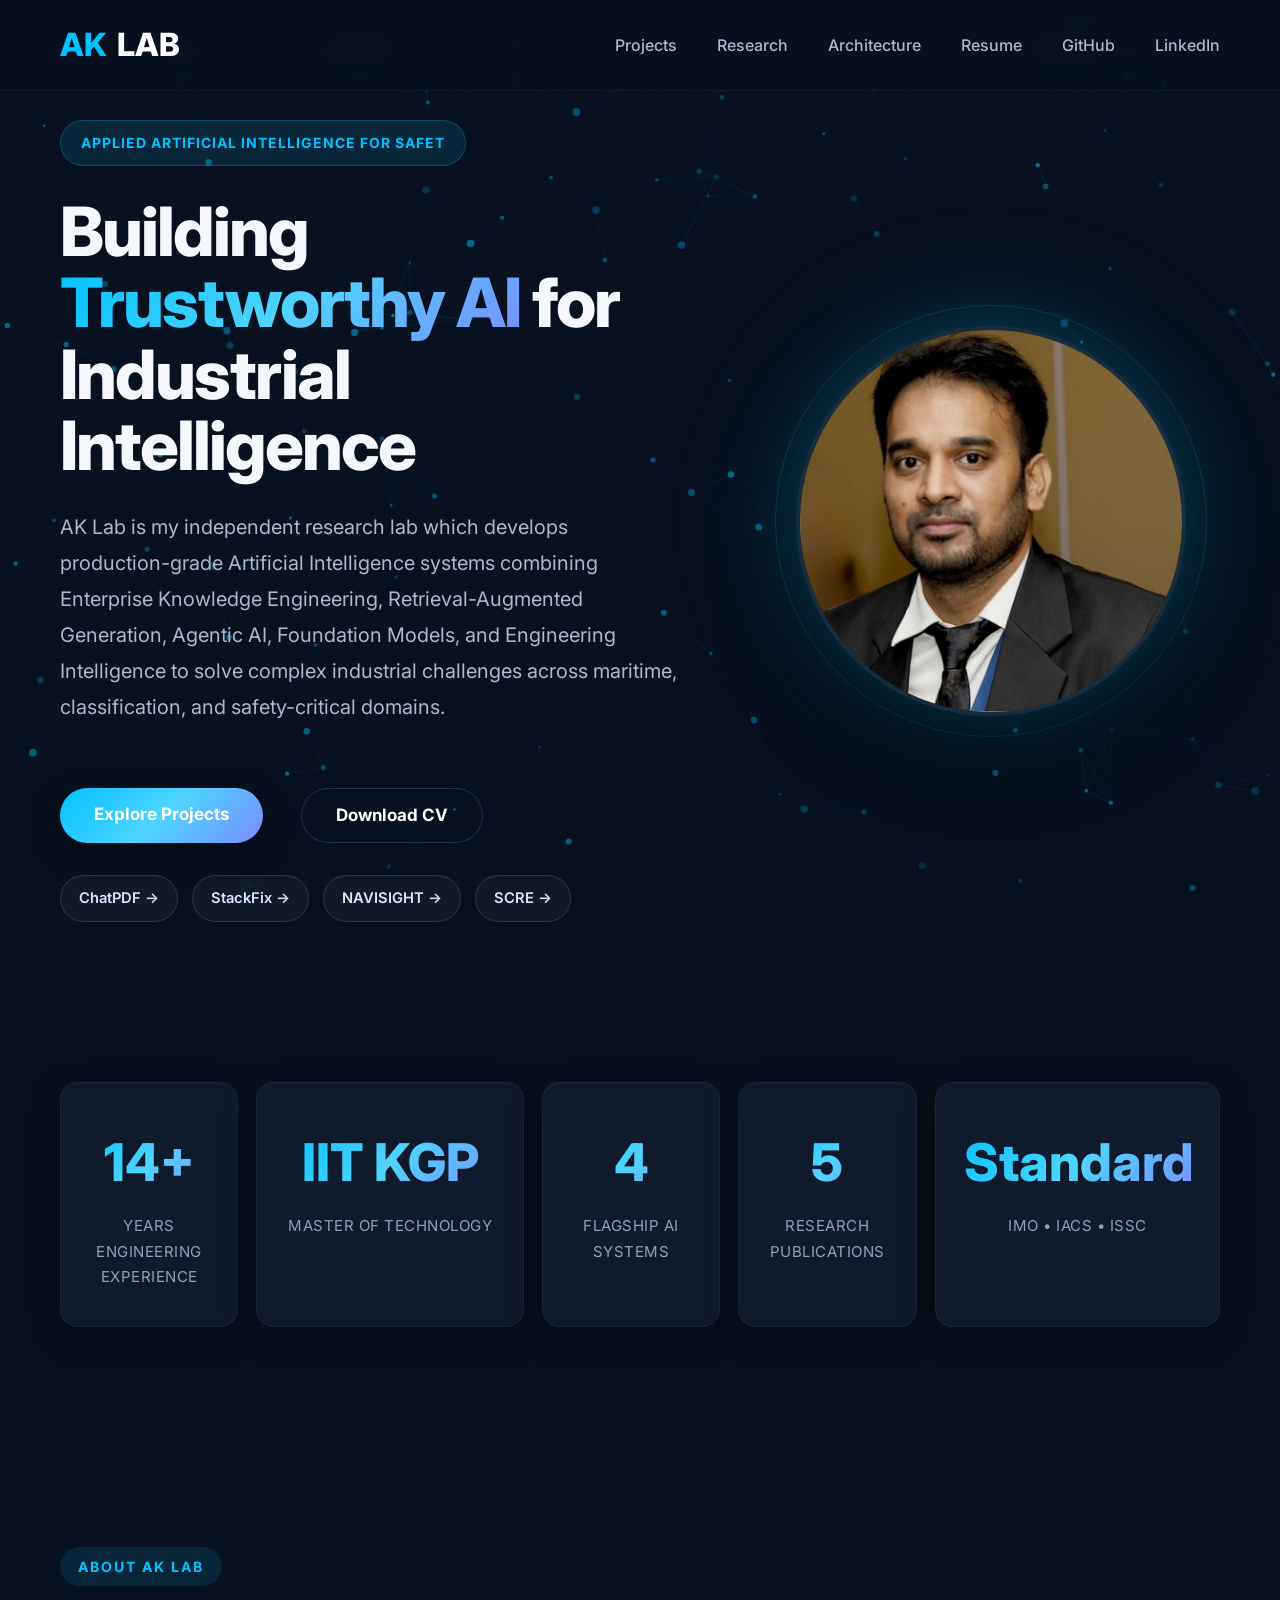
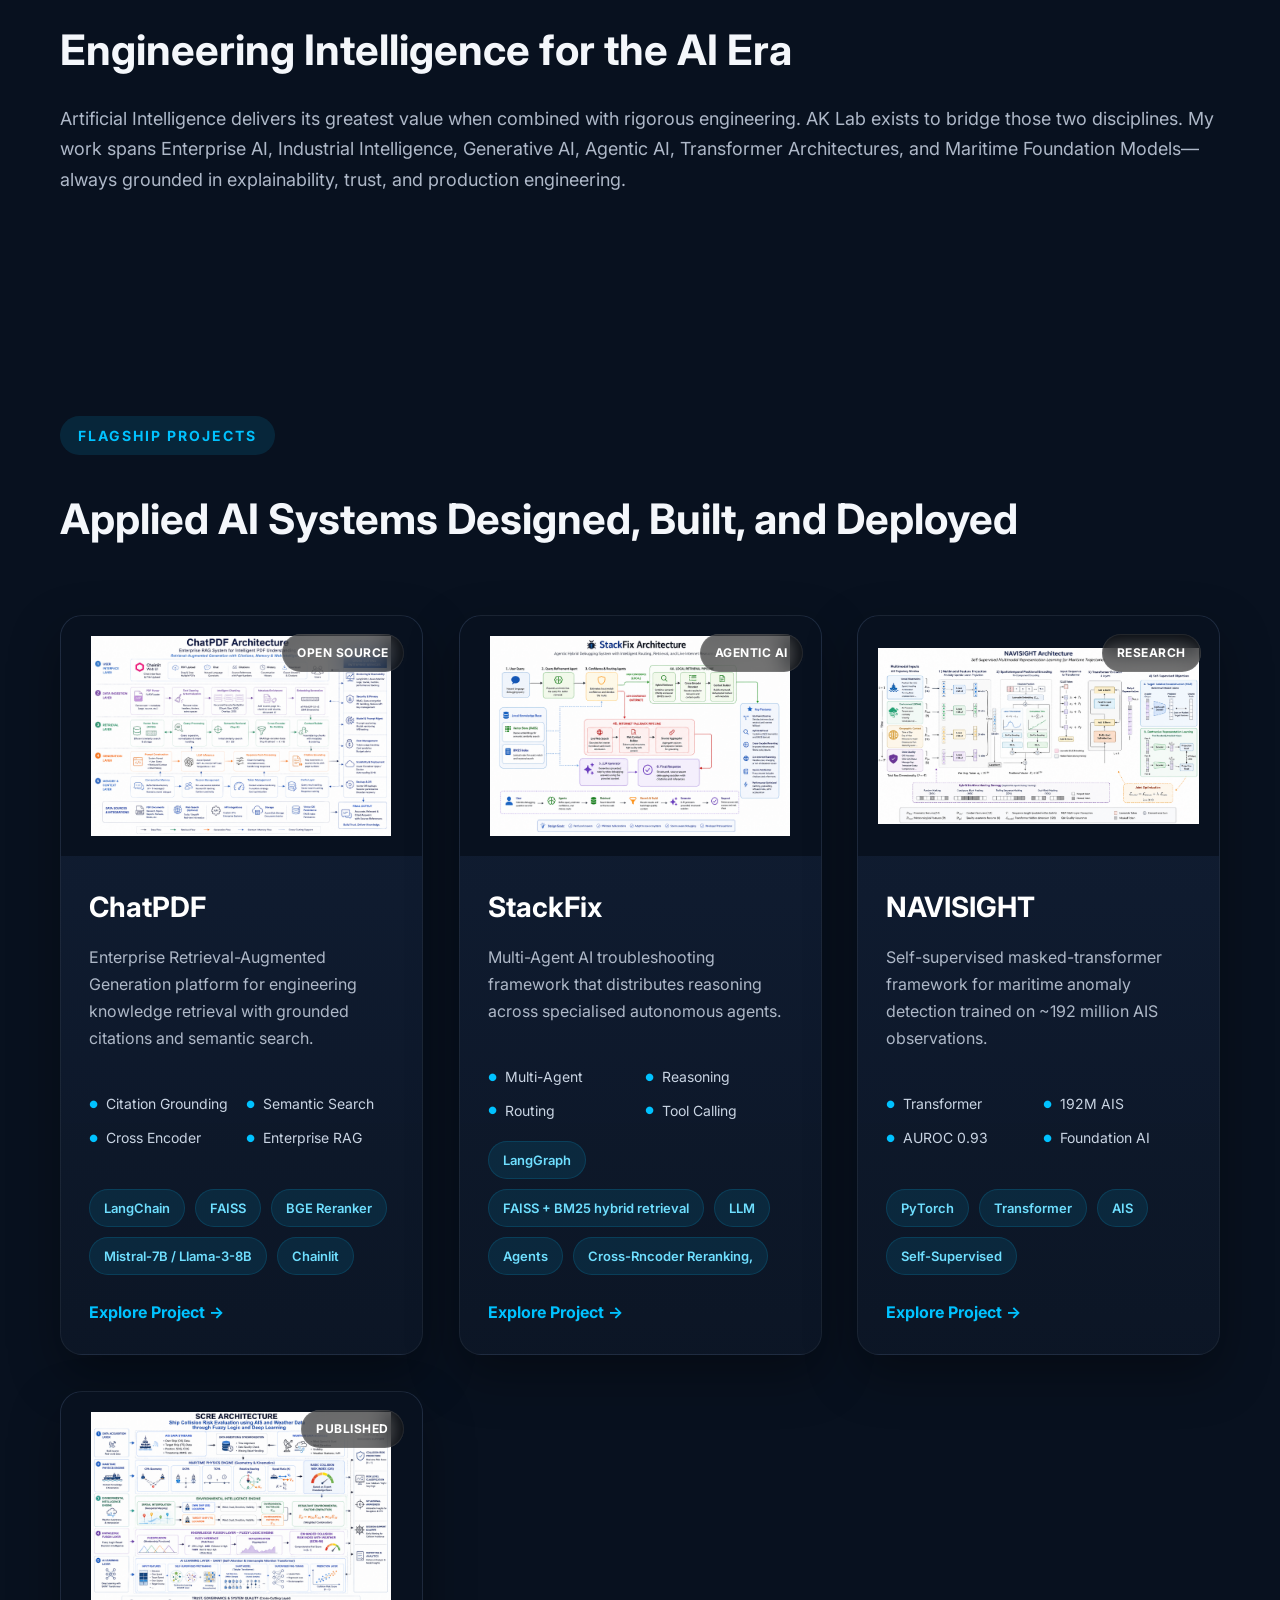
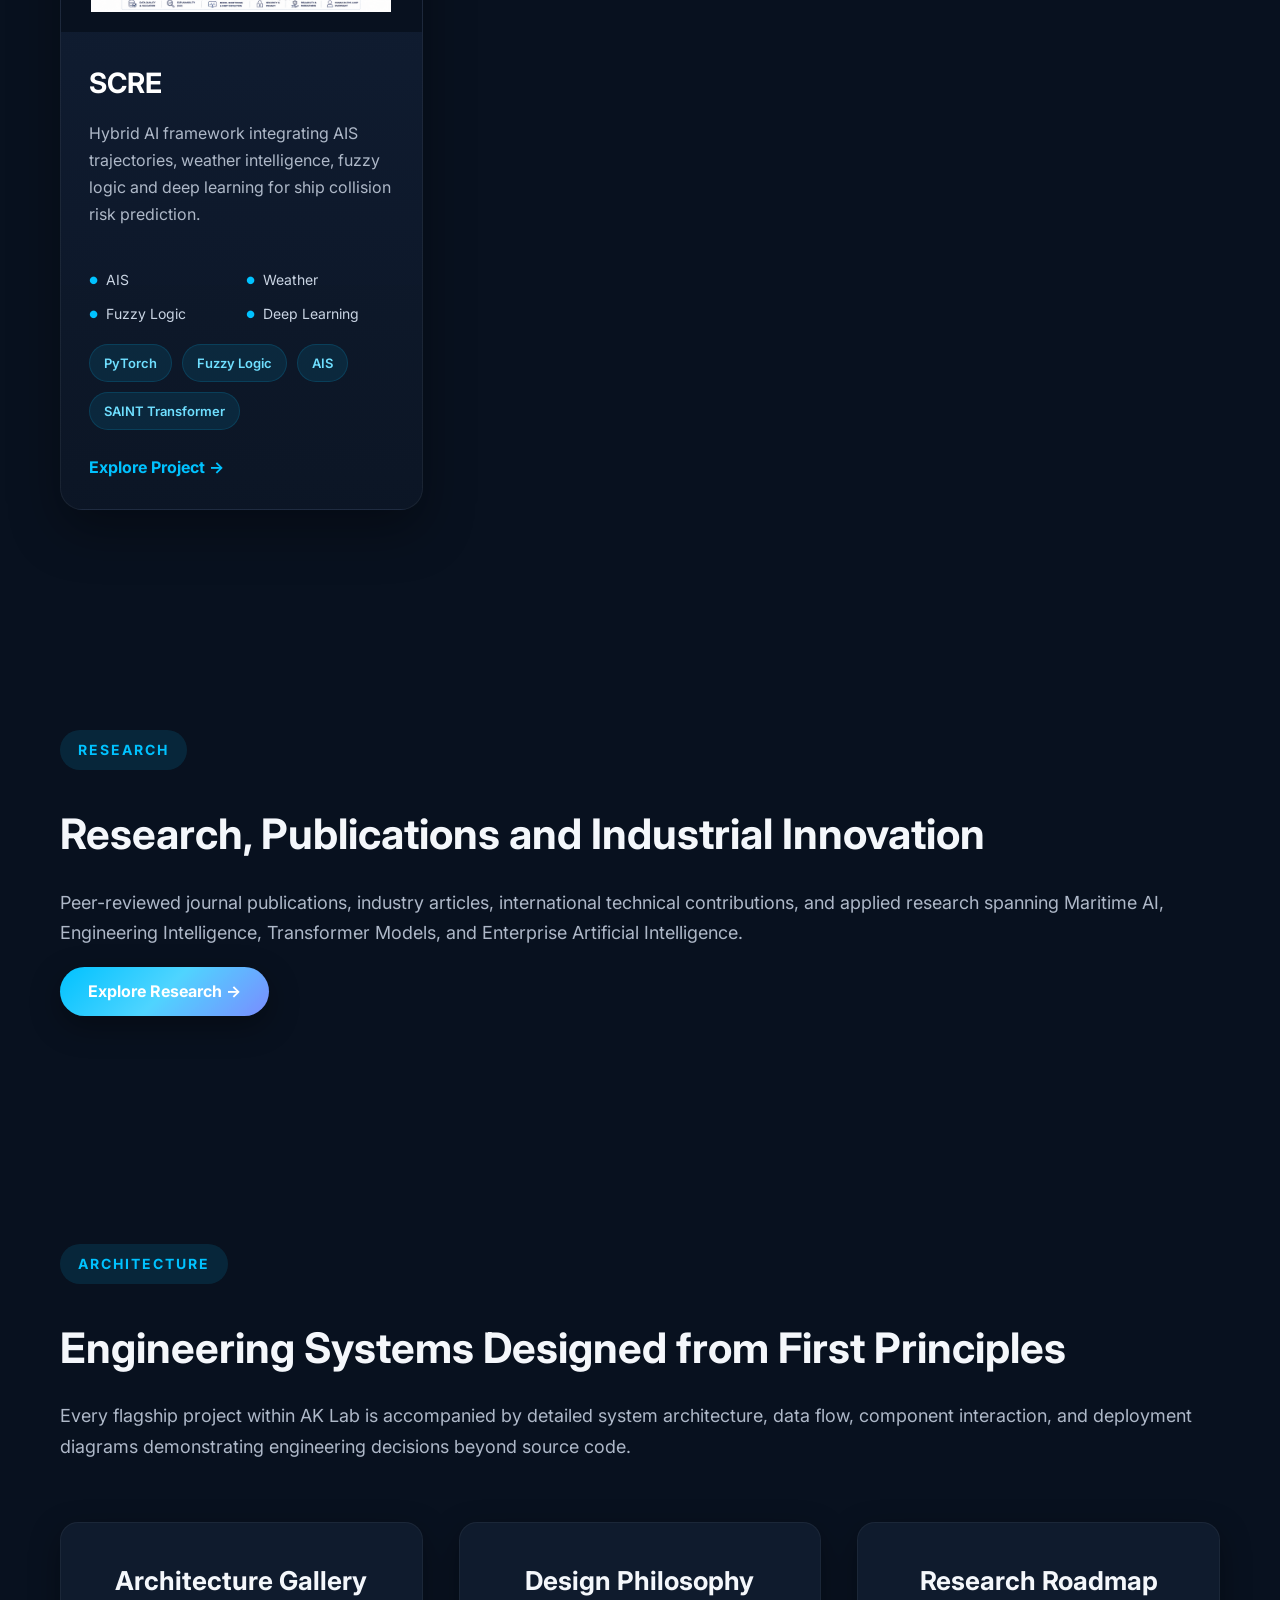
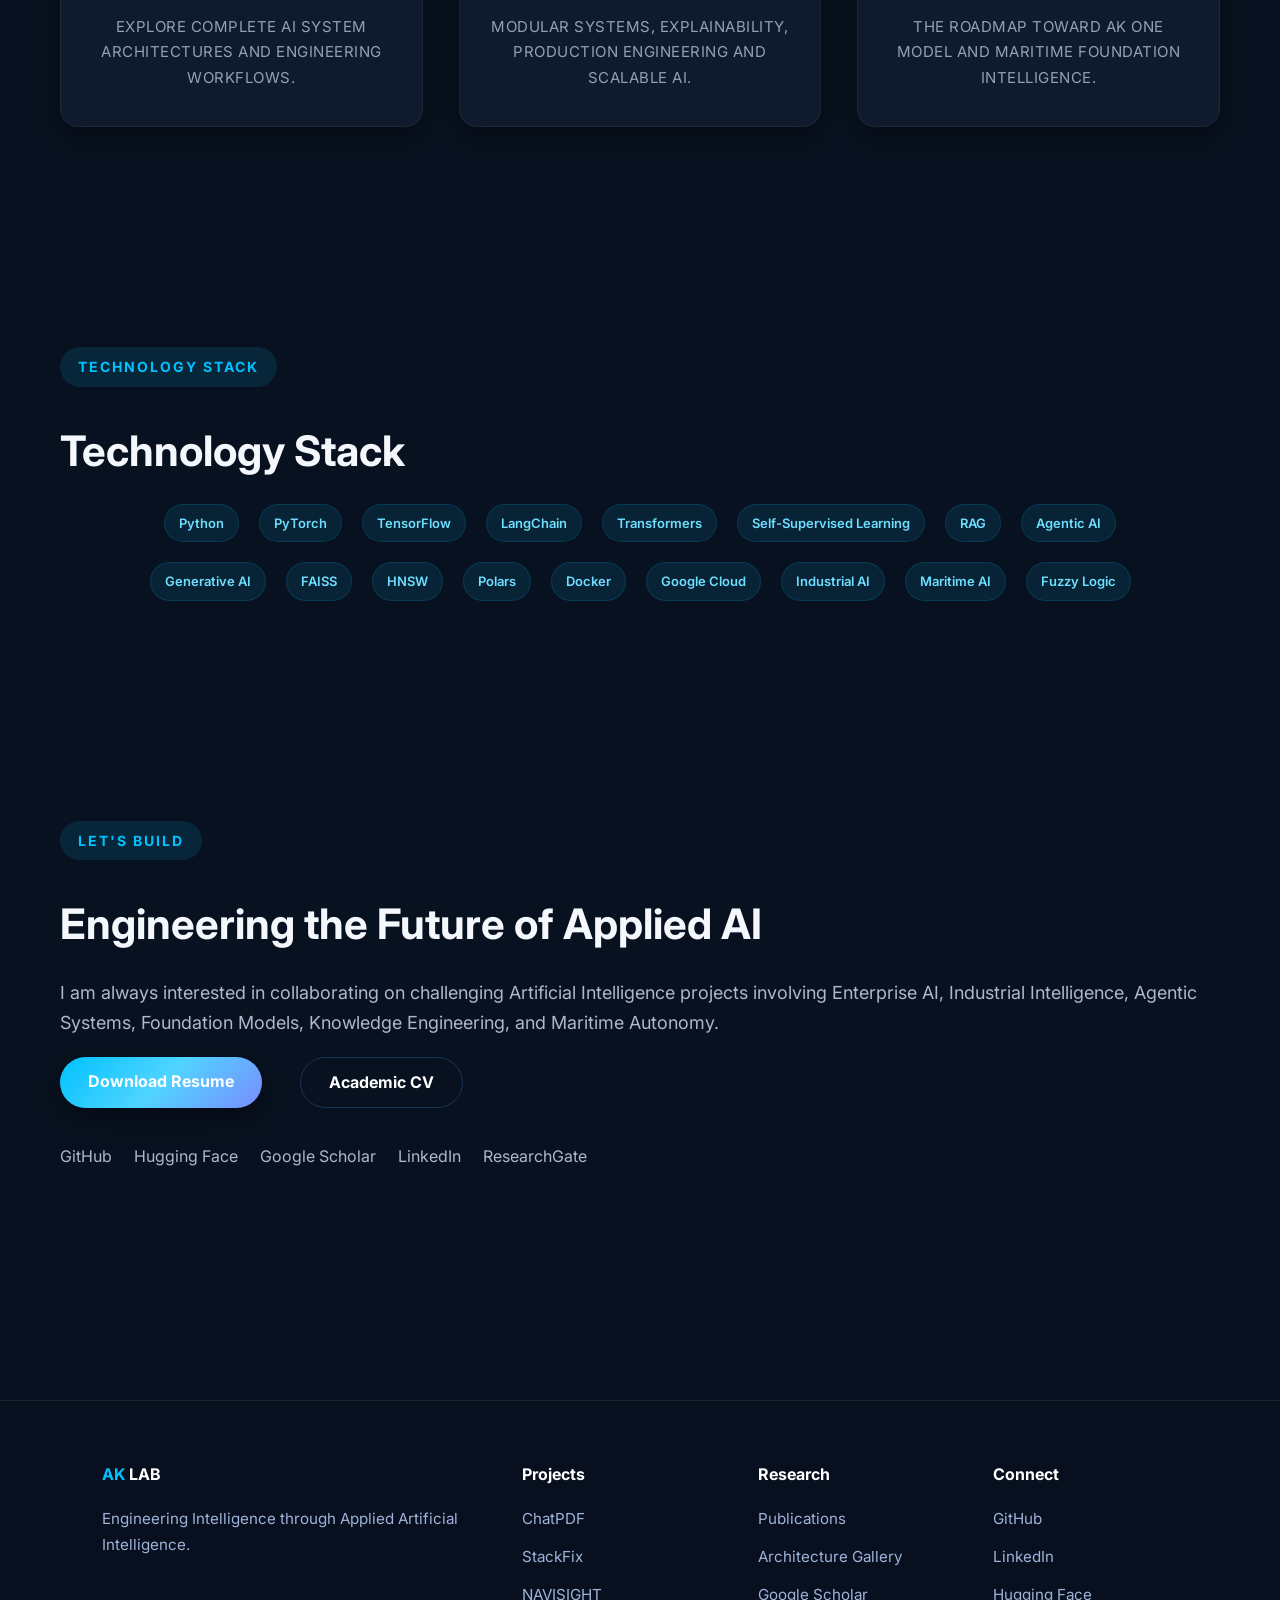
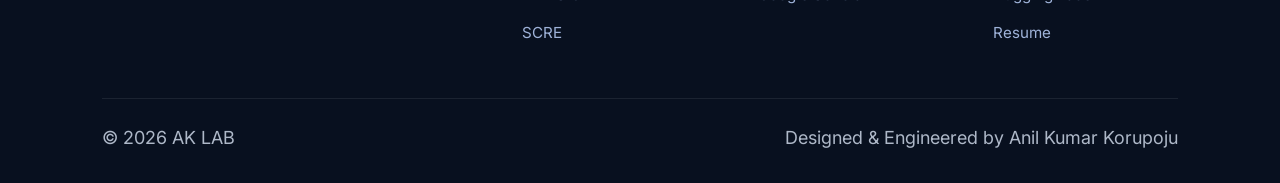
<file: index.html>
<!DOCTYPE html>
<html lang="en">

<head>

<meta charset="UTF-8">
<meta name="viewport" content="width=device-width, initial-scale=1.0">

<title>AK LAB | Applied AI Engineering</title>

<meta name="description"
content="AK Lab designs trustworthy Artificial Intelligence systems for regulated industries through Enterprise AI, Agentic AI, Foundation Models and Engineering Intelligence.">

<meta property="og:title" content="AK LAB | Applied AI Engineering">
<meta property="og:description" content="Applied AI for Engineering, Maritime Intelligence and Enterprise Systems.">
<meta property="og:image" content="assets/cover.jpg">

<link rel="icon" href="assets/favicon.png">

<link rel="preconnect" href="https://fonts.googleapis.com">
<link rel="preconnect" href="https://fonts.gstatic.com" crossorigin>

<link href="https://fonts.googleapis.com/css2?family=Inter:wght@300;400;500;600;700;800&display=swap" rel="stylesheet">

<link rel="stylesheet" href="css/main.css">
<link rel="stylesheet" href="css/hero.css">
<link rel="stylesheet" href="css/cards.css">
<link rel="stylesheet" href="css/animations.css">
<link rel="stylesheet" href="css/responsive.css">

</head>

<body>

<div id="particles"></div>

<header>

<nav class="navbar">

<a href="https://korunil.github.io/" class="logo">

<span class="logo-ak">AK</span>

<span class="logo-lab">LAB</span>

</a>

<ul class="nav-links">

<li><a href="#projects">Projects</a></li>

<li><a href="research/">Research</a></li>

<li><a href="architecture/">Architecture</a></li>

<li><a href="docs/Resume.pdf" target="_blank">Resume</a></li>

<li><a href="https://github.com/Korunil" target="_blank">GitHub</a></li>

<li><a href="https://linkedin.com/in/Anil-Korupoju" target="_blank">LinkedIn</a></li>

</ul>

</nav>

</header>

<!-- ====================================================== -->

<section class="hero">

<div class="hero-content">

<p class="hero-tag">
    
    Applied Artificial Intelligence for Safety-Critical Engineering
    
</p>

<h1>

Building

<span class="gradient">

Trustworthy AI

</span>

for

Industrial Intelligence

</h1>

<p class="hero-description">

AK Lab is my independent research lab which develops production-grade Artificial Intelligence
systems combining Enterprise Knowledge Engineering,
Retrieval-Augmented Generation,
Agentic AI,
Foundation Models,
and Engineering Intelligence
to solve complex industrial challenges across maritime,
classification,
and safety-critical domains.

</p>

<div class="hero-buttons">

<a href="#projects" class="primary-btn">

Explore Projects

</a>

<a href="docs/CV.pdf"

target="_blank"

class="secondary-btn">

Download CV

</a>

</div>

<div class="quick-links">

<a href="projects/chatpdf/">

ChatPDF →

</a>

<a href="projects/stackfix/">

StackFix →

</a>

<a href="projects/navisight/">

NAVISIGHT →

</a>

<a href="projects/scre/">

SCRE →

</a>

</div>

</div>

<div class="hero-image">

<img

src="assets/profile.jpg"

alt="Anil Kumar Korupoju">

</div>

</section>

<!-- ====================================================== -->

<section class="stats">

<div class="stat-card">

<h2

class="counter"

data-target="14"

data-plus="true">

0

</h2>

<p>

Years Engineering Experience

</p>

</div>

<div class="stat-card">

<h2>

IIT KGP

</h2>

<p>

MASTER OF TECHNOLOGY

</p>

</div>

<div class="stat-card">

<h2

class="counter"

data-target="4">

0

</h2>

<p>

Flagship AI Systems

</p>

</div>

<div class="stat-card">

<h2

class="counter"

data-target="5">

0

</h2>

<p>

Research Publications

</p>

</div>  

<div class="stat-card">

<h2>

Standards

</h2>

<p>

IMO • IACS • ISSC

</p>

</div>  

</section>

<!-- ====================================================== -->

<section

id="about"

class="about">

<div class="section-title">

ABOUT AK LAB

</div>

<h2>

Engineering Intelligence

for the

AI Era

</h2>

<p>

Artificial Intelligence delivers its greatest value when
combined with rigorous engineering.

AK Lab exists to bridge those two disciplines.

My work spans Enterprise AI,
Industrial Intelligence,
Generative AI,
Agentic AI,
Transformer Architectures,
and Maritime Foundation Models—
always grounded in explainability,
trust,
and production engineering.

</p>

</section>

<!-- ====================================================== -->

<section

id="projects"

class="projects">

<div class="section-title">

FLAGSHIP PROJECTS

</div>

<h2>

Applied AI Systems

Designed,

Built,

and

Deployed

</h2>

<div class="project-grid">

<!-- ====================================================== -->
<!-- ChatPDF -->

<a href="projects/chatpdf/" class="project-card">

<img src="images/chatpdf.png" alt="ChatPDF">

<div class="status">

Open Source

</div>

<div class="card-content">

<h3>

ChatPDF

</h3>

<p>

Enterprise Retrieval-Augmented Generation platform for engineering knowledge retrieval with grounded citations and semantic search.

</p>

<div class="project-features">

<div>Citation Grounding</div>

<div>Semantic Search</div>

<div>Cross Encoder</div>

<div>Enterprise RAG</div>

</div>

<div class="tech-tags">

<span>LangChain</span>

<span>FAISS</span>

<span>BGE Reranker</span>

<span>Mistral-7B / Llama-3-8B</span>

<span>Chainlit</span>

</div>

<div class="view-project">

Explore Project →

</div>

</div>

</a>

<!-- ====================================================== -->
<!-- StackFix -->

<a href="projects/stackfix/" class="project-card">

<img src="images/stackfix.png" alt="StackFix">

<div class="status">

Agentic AI

</div>

<div class="card-content">

<h3>

StackFix

</h3>

<p>

Multi-Agent AI troubleshooting framework that distributes reasoning across specialised autonomous agents.

</p>

<div class="project-features">

<div>Multi-Agent</div>

<div>Reasoning</div>

<div>Routing</div>

<div>Tool Calling</div>

</div>

<div class="tech-tags">

<span>LangGraph</span>

<span>FAISS + BM25 hybrid retrieval</span>

<span>LLM</span>

<span>Agents</span>

<span>Cross-Rncoder Reranking,</span>

</div>

<div class="view-project">

Explore Project →

</div>

</div>

</a>

<!-- ====================================================== -->
<!-- NAVISIGHT -->

<a href="projects/navisight/" class="project-card">

<img src="images/navisight.png" alt="NAVISIGHT">

<div class="status">

Research

</div>

<div class="card-content">

<h3>

NAVISIGHT

</h3>

<p>

Self-supervised masked-transformer framework for maritime anomaly detection trained on ~192 million AIS observations.

</p>

<div class="project-features">

<div>Transformer</div>

<div>192M AIS</div>

<div>AUROC 0.93</div>

<div>Foundation AI</div>

</div>

<div class="tech-tags">

<span>PyTorch</span>

<span>Transformer</span>

<span>AIS</span>

<span>Self-Supervised</span>

</div>

<div class="view-project">

Explore Project →

</div>

</div>

</a>

<!-- ====================================================== -->
<!-- SCRE -->

<a href="projects/scre/" class="project-card">

<img src="images/scre.png" alt="SCRE">

<div class="status">

Published

</div>

<div class="card-content">

<h3>

SCRE

</h3>

<p>

Hybrid AI framework integrating AIS trajectories, weather intelligence, fuzzy logic and deep learning for ship collision risk prediction.

</p>

<div class="project-features">

<div>AIS</div>

<div>Weather</div>

<div>Fuzzy Logic</div>

<div>Deep Learning</div>

</div>

<div class="tech-tags">

<span>PyTorch</span>

<span>Fuzzy Logic</span>

<span>AIS</span>

<span>SAINT Transformer</span>

</div>

<div class="view-project">

Explore Project →

</div>

</div>

</a>

</div>

</section>

<!-- ====================================================== -->

<section id="research-preview" class="research-preview">

<div class="section-title">

RESEARCH

</div>

<h2>

Research,

Publications

and

Industrial Innovation

</h2>

<p>

Peer-reviewed journal publications,
industry articles,
international technical contributions,
and applied research spanning Maritime AI,
Engineering Intelligence,
Transformer Models,
and Enterprise Artificial Intelligence.

</p>

<a href="research/" class="primary-btn">

Explore Research →

</a>

</section>

<!-- ====================================================== -->

<section id="architecture-preview">

<div class="section-title">

ARCHITECTURE

</div>

<h2>

Engineering Systems

Designed

from First Principles

</h2>

<p>

Every flagship project within AK Lab is accompanied by detailed system architecture,
data flow,
component interaction,
and deployment diagrams demonstrating engineering decisions beyond source code.

</p>

<div class="project-grid">
  
<a href="architecture/" class="stat-card" style="display: block; text-decoration: none; color: inherit;">

<h3>

Architecture Gallery

</h3>

<p>

Explore complete AI system architectures and engineering workflows.

</p>

</a>

<a href="architecture/" class="stat-card" style="display: block; text-decoration: none; color: inherit;">

<h3>

Design Philosophy

</h3>

<p>

Modular systems, explainability, production engineering and scalable AI.

</p>

</a>

<a href="architecture/" class="stat-card" style="display: block; text-decoration: none; color: inherit;">

<h3>

Research Roadmap

</h3>

<p>

The roadmap toward AK One Model and Maritime Foundation Intelligence.

</p>

</a>

</div>

</section>

<!-- ====================================================== -->

<section id="technology">

<div class="section-title">

TECHNOLOGY STACK

</div>

<h2>

Technology Stack

</h2>

<div class="tech-tags" style="justify-content:center;gap:20px;max-width:1000px;margin:auto;">

<span>Python</span>

<span>PyTorch</span>

<span>TensorFlow</span>

<span>LangChain</span>

<span>Transformers</span>

<span>Self-Supervised Learning</span>

<span>RAG</span>

<span>Agentic AI</span>

<span>Generative AI</span>

<span>FAISS</span>

<span>HNSW</span>

<span>Polars</span>

<span>Docker</span>

<span>Google Cloud</span>

<span>Industrial AI</span>

<span>Maritime AI</span>

<span>Fuzzy Logic</span>

</div>

</section>

<!-- ====================================================== -->

<section id="contact" class="contact">

<div class="section-title">

LET'S BUILD

</div>

<h2>

Engineering the Future

of

Applied AI

</h2>

<p>

I am always interested in collaborating on challenging
Artificial Intelligence projects involving

Enterprise AI,

Industrial Intelligence,

Agentic Systems,

Foundation Models,

Knowledge Engineering,

and Maritime Autonomy.

</p>

<div class="hero-buttons">

<a

href="docs/Resume.pdf"

target="_blank"

class="primary-btn">

Download Resume

</a>

<a

href="docs/CV.pdf"

target="_blank"

class="secondary-btn">

Academic CV

</a>

</div>

<div class="socials">

<a

href="https://github.com/Korunil"

target="_blank">

GitHub

</a>

<a

href="https://huggingface.co/korunil"

target="_blank">

Hugging Face

</a>

<a

href="https://scholar.google.com/citations?user=ArDziAsAAAAJ"

target="_blank">

Google Scholar

</a>

<a

href="https://linkedin.com/in/Anil-Korupoju"

target="_blank">

LinkedIn

</a>

<a

href="https://www.researchgate.net/profile/Anil-Kumar-Korupoju"

target="_blank">

ResearchGate

</a>

</div>

</section>

<!-- ====================================================== -->

<footer>

<div class="footer-grid">

<div>

<h3>

<span class="logo-ak">AK</span>

<span class="logo-lab">LAB</span>

</h3>

<p>

Engineering Intelligence

through

Applied Artificial Intelligence.

</p>

</div>

<div>

<h3>

Projects

</h3>

<a href="projects/chatpdf/">

ChatPDF

</a>

<a href="projects/stackfix/">

StackFix

</a>

<a href="projects/navisight/">

NAVISIGHT

</a>

<a href="projects/scre/">

SCRE

</a>

</div>

<div>

<h3>

Research

</h3>

<a href="research/">

Publications

</a>

<a href="architecture/">

Architecture Gallery

</a>

<a

href="https://scholar.google.com/citations?user=ArDziAsAAAAJ"

target="_blank">

Google Scholar

</a>

</div>

<div>

<h3>

Connect

</h3>

<a

href="https://github.com/Korunil"

target="_blank">

GitHub

</a>

<a

href="https://linkedin.com/in/Anil-Korupoju"

target="_blank">

LinkedIn

</a>

<a

href="https://huggingface.co/korunil"

target="_blank">

Hugging Face

</a>

<a

href="docs/Resume.pdf"

target="_blank">

Resume

</a>

</div>

</div>

<div class="footer-bottom">

<p>

© 2026 AK LAB

</p>

<p>

Designed & Engineered by

Anil Kumar Korupoju

</p>

</div>

</footer>

<script src="js/main.js"></script>

<script src="js/particles.js"></script>

</body>

</html>
</file>
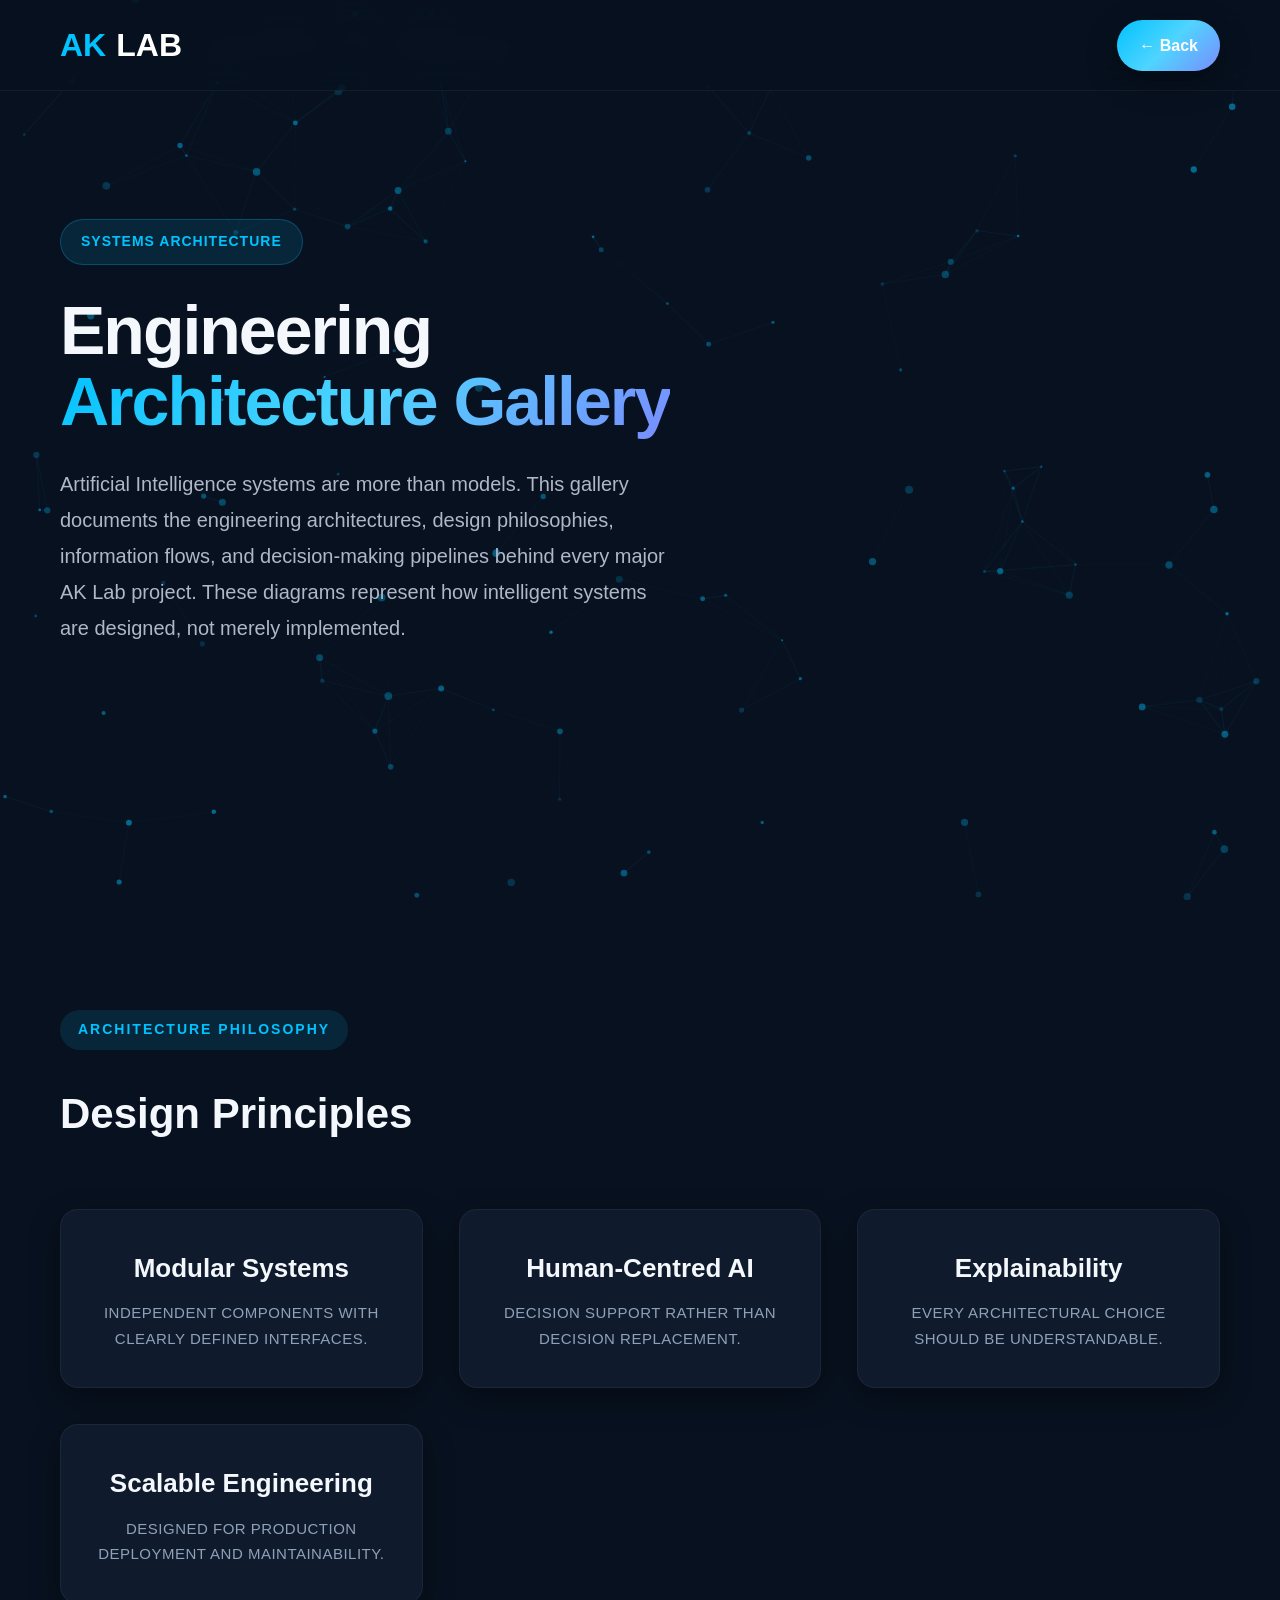
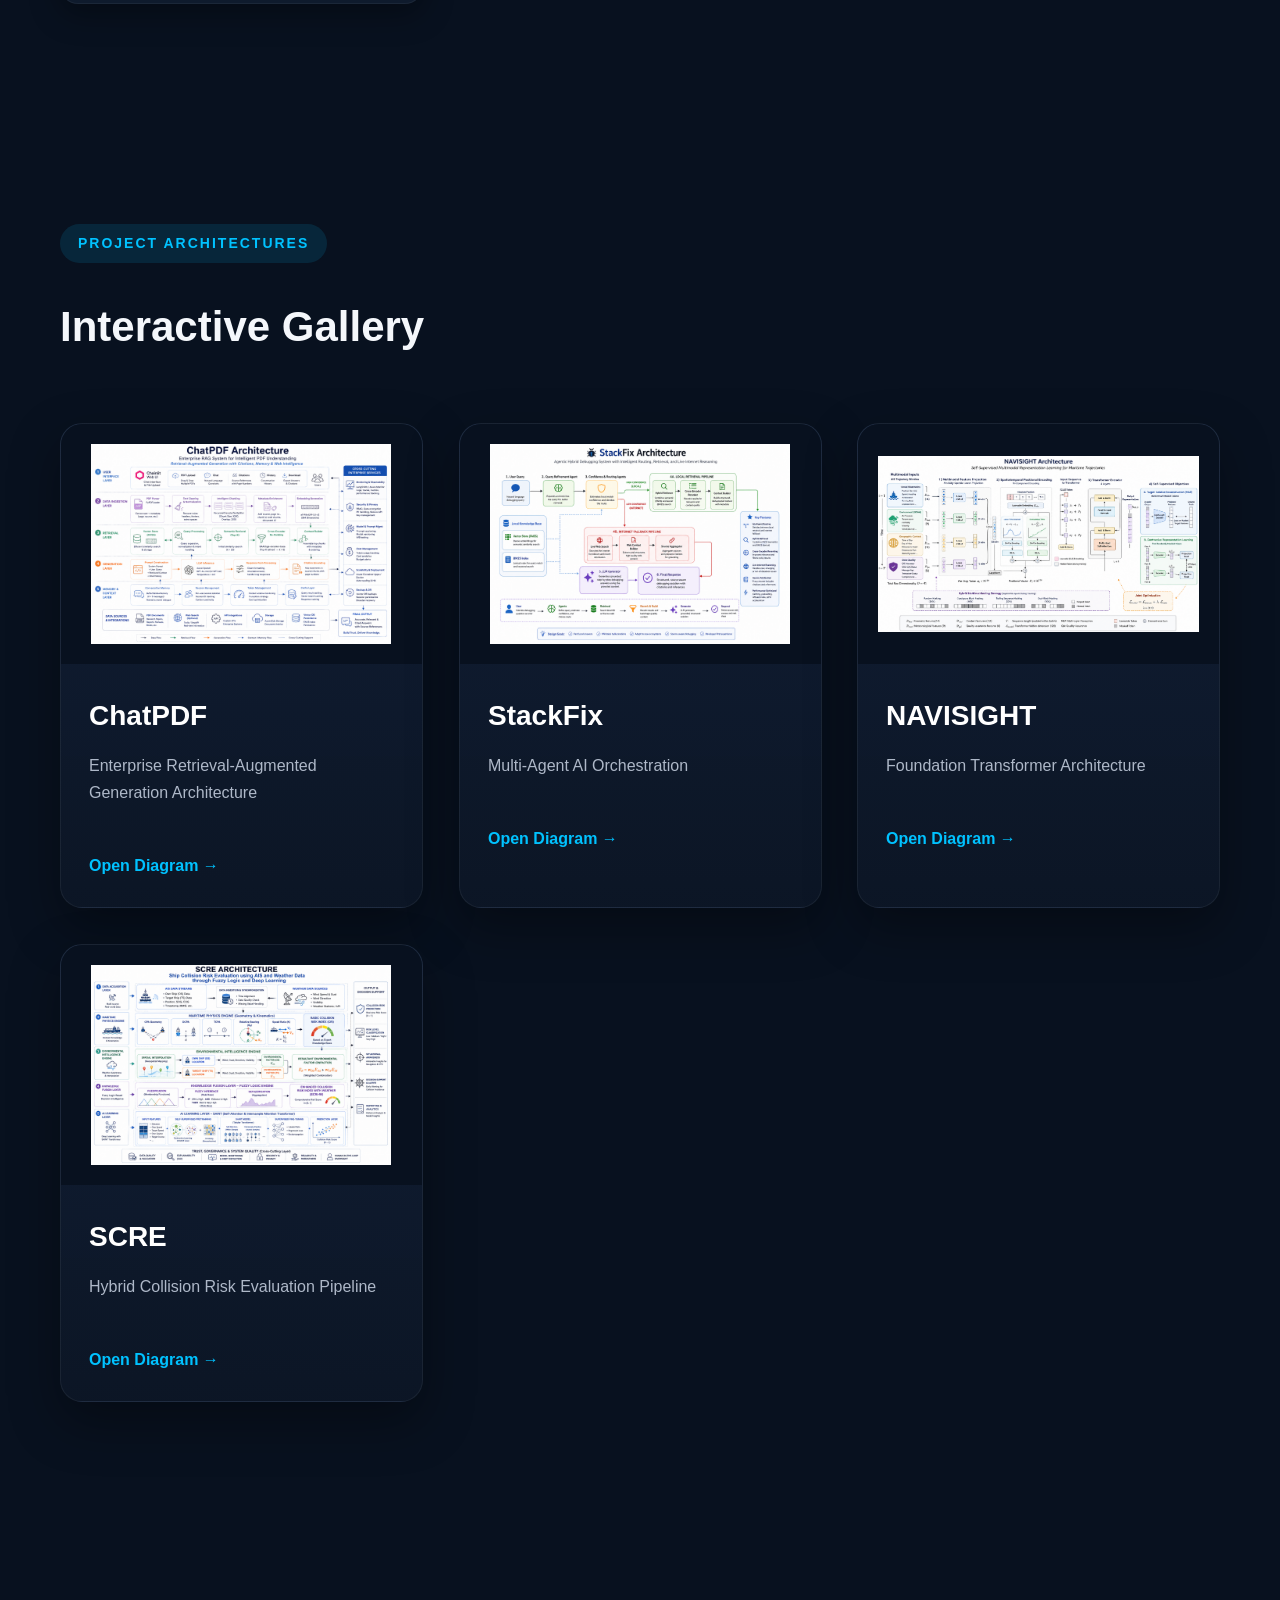
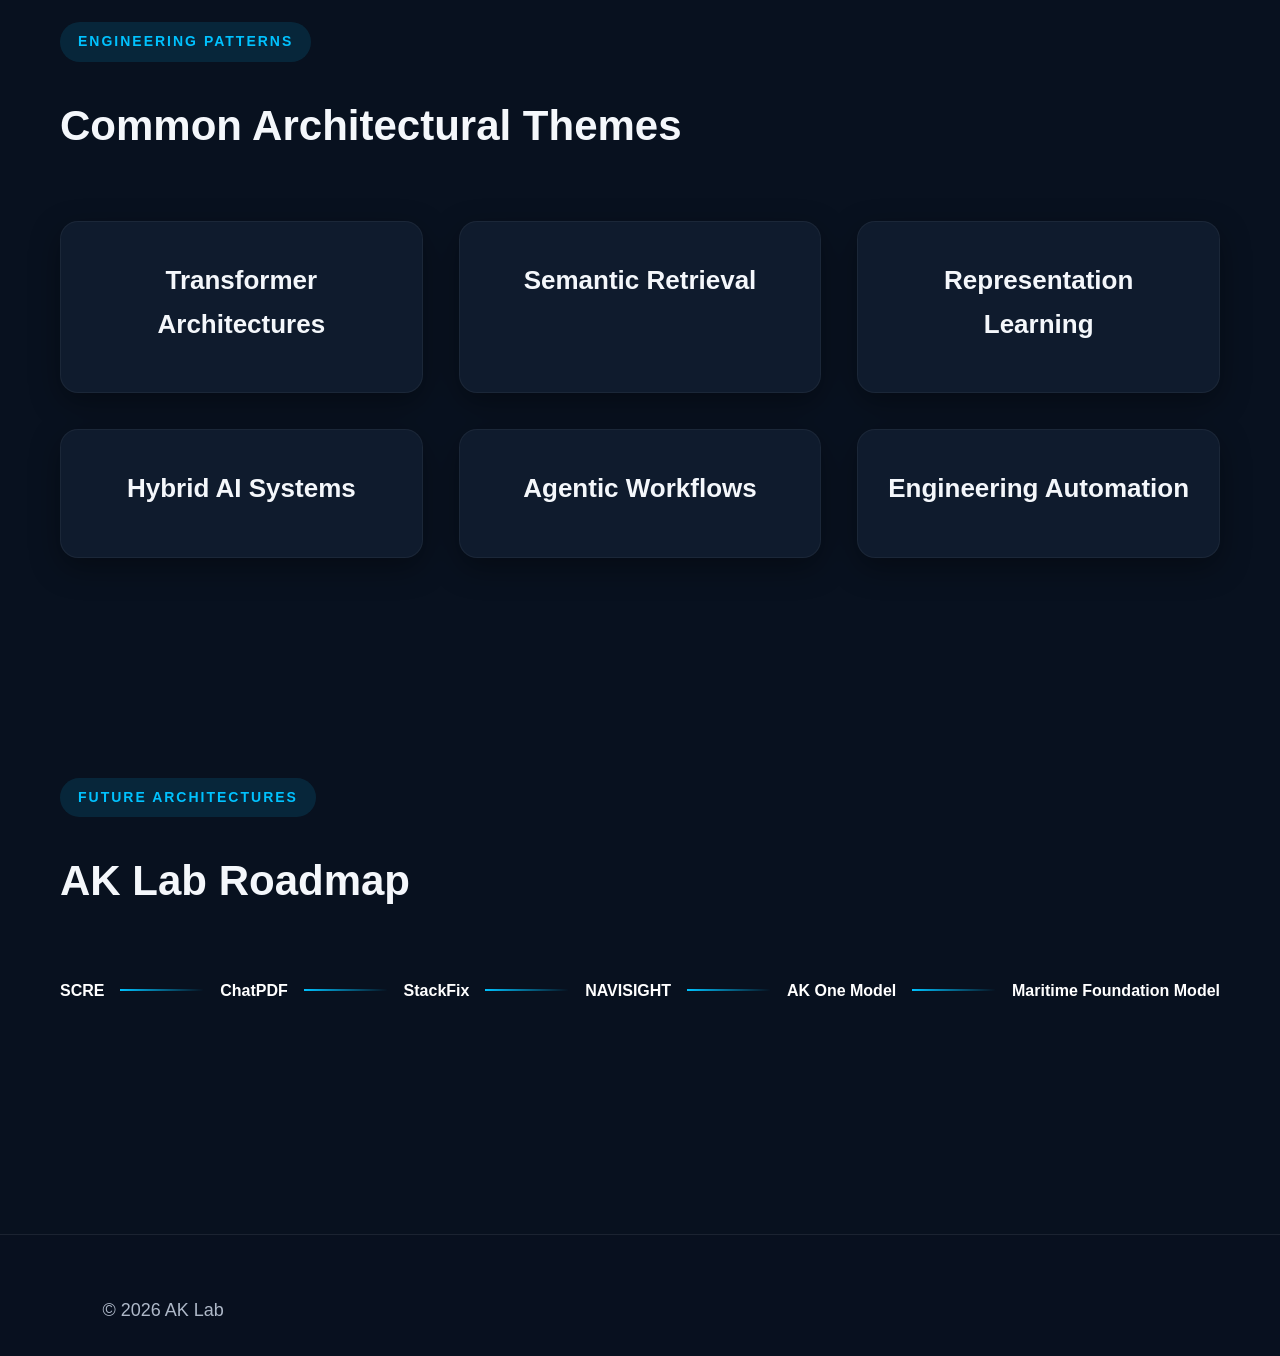
<file: architecture/index.html>
<!DOCTYPE html>

<html lang="en">

<head>

<meta charset="UTF-8">

<meta name="viewport" content="width=device-width, initial-scale=1.0">

<title>Architecture | AK Lab</title>

<link rel="icon" href="../../assets/favicon.png">
  
<link rel="stylesheet" href="../css/main.css">
<link rel="stylesheet" href="../css/hero.css">
<link rel="stylesheet" href="../css/cards.css">
<link rel="stylesheet" href="../css/animations.css">
<link rel="stylesheet" href="../css/responsive.css">

</head>

<body>

<header>

<div class="navbar">

<a href="https://korunil.github.io/" class="logo">

<span class="logo-ak">AK</span>

<span class="logo-lab">LAB</span>

</a>

<a href="../index.html" class="resume-btn">

← Back

</a>

</div>

</header>

<!-- ================================================= -->

<section class="hero">

<div class="hero-content">

<div class="hero-tag">

Systems Architecture

</div>

<h1>

Engineering

<span class="gradient">

Architecture Gallery

</span>

</h1>

<p class="hero-description">

Artificial Intelligence systems are more than models.

This gallery documents the engineering architectures,
design philosophies,
information flows,
and decision-making pipelines behind every major AK Lab project.

These diagrams represent how intelligent systems are designed,
not merely implemented.

</p>

</div>

</section>

<!-- ================================================= -->

<section>

<div class="section-title">

Architecture Philosophy

</div>

<h2>

Design Principles

</h2>

<div class="project-grid">

<div class="stat-card">

<h3>

Modular Systems

</h3>

<p>

Independent components with clearly defined interfaces.

</p>

</div>

<div class="stat-card">

<h3>

Human-Centred AI

</h3>

<p>

Decision support rather than decision replacement.

</p>

</div>

<div class="stat-card">

<h3>

Explainability

</h3>

<p>

Every architectural choice should be understandable.

</p>

</div>

<div class="stat-card">

<h3>

Scalable Engineering

</h3>

<p>

Designed for production deployment and maintainability.

</p>

</div>

</div>

</section>

<!-- ================================================= -->

<section>

<div class="section-title">

Project Architectures

</div>

<h2>

Interactive Gallery

</h2>

<div class="project-grid">

<a href="../images/chatpdf.png" target="_blank" class="project-card">

<img src="../images/chatpdf.png">

<div class="card-content">

<h3>

ChatPDF

</h3>

<p>

Enterprise Retrieval-Augmented Generation Architecture

</p>

<div class="view-project">

Open Diagram →

</div>

</div>

</a>

<a href="../images/stackfix.png" target="_blank" class="project-card">

<img src="../images/stackfix.png">

<div class="card-content">

<h3>

StackFix

</h3>

<p>

Multi-Agent AI Orchestration

</p>

<div class="view-project">

Open Diagram →

</div>

</div>

</a>

<a href="../images/navisight.png" target="_blank" class="project-card">

<img src="../images/navisight.png">

<div class="card-content">

<h3>

NAVISIGHT

</h3>

<p>

Foundation Transformer Architecture

</p>

<div class="view-project">

Open Diagram →

</div>

</div>

</a>

<a href="../images/scre.png" target="_blank" class="project-card">

<img src="../images/scre.png">

<div class="card-content">

<h3>

SCRE

</h3>

<p>

Hybrid Collision Risk Evaluation Pipeline

</p>

<div class="view-project">

Open Diagram →

</div>

</div>

</a>

</div>

</section>

<!-- ================================================= -->

<section>

<div class="section-title">

Engineering Patterns

</div>

<h2>

Common Architectural Themes

</h2>

<div class="project-grid">

<div class="stat-card">

<h3>

Transformer Architectures

</h3>

</div>

<div class="stat-card">

<h3>

Semantic Retrieval

</h3>

</div>

<div class="stat-card">

<h3>

Representation Learning

</h3>

</div>

<div class="stat-card">

<h3>

Hybrid AI Systems

</h3>

</div>

<div class="stat-card">

<h3>

Agentic Workflows

</h3>

</div>

<div class="stat-card">

<h3>

Engineering Automation

</h3>

</div>

</div>

</section>

<!-- ================================================= -->

<section>

<div class="section-title">

Future Architectures

</div>

<h2>

AK Lab Roadmap

</h2>

<div class="timeline-mini">

<span>

SCRE

</span>

<div></div>

<span>

ChatPDF

</span>

<div></div>

<span>

StackFix

</span>

<div></div>

<span>

NAVISIGHT

</span>

<div></div>

<span>

AK One Model

</span>

<div></div>

<span>

Maritime Foundation Model

</span>

</div>

</section>

<footer>

<p>

© 2026 AK Lab

</p>

</footer>

<script src="../js/main.js"></script>

<script src="../js/particles.js"></script>

</body>

</html>
</file>
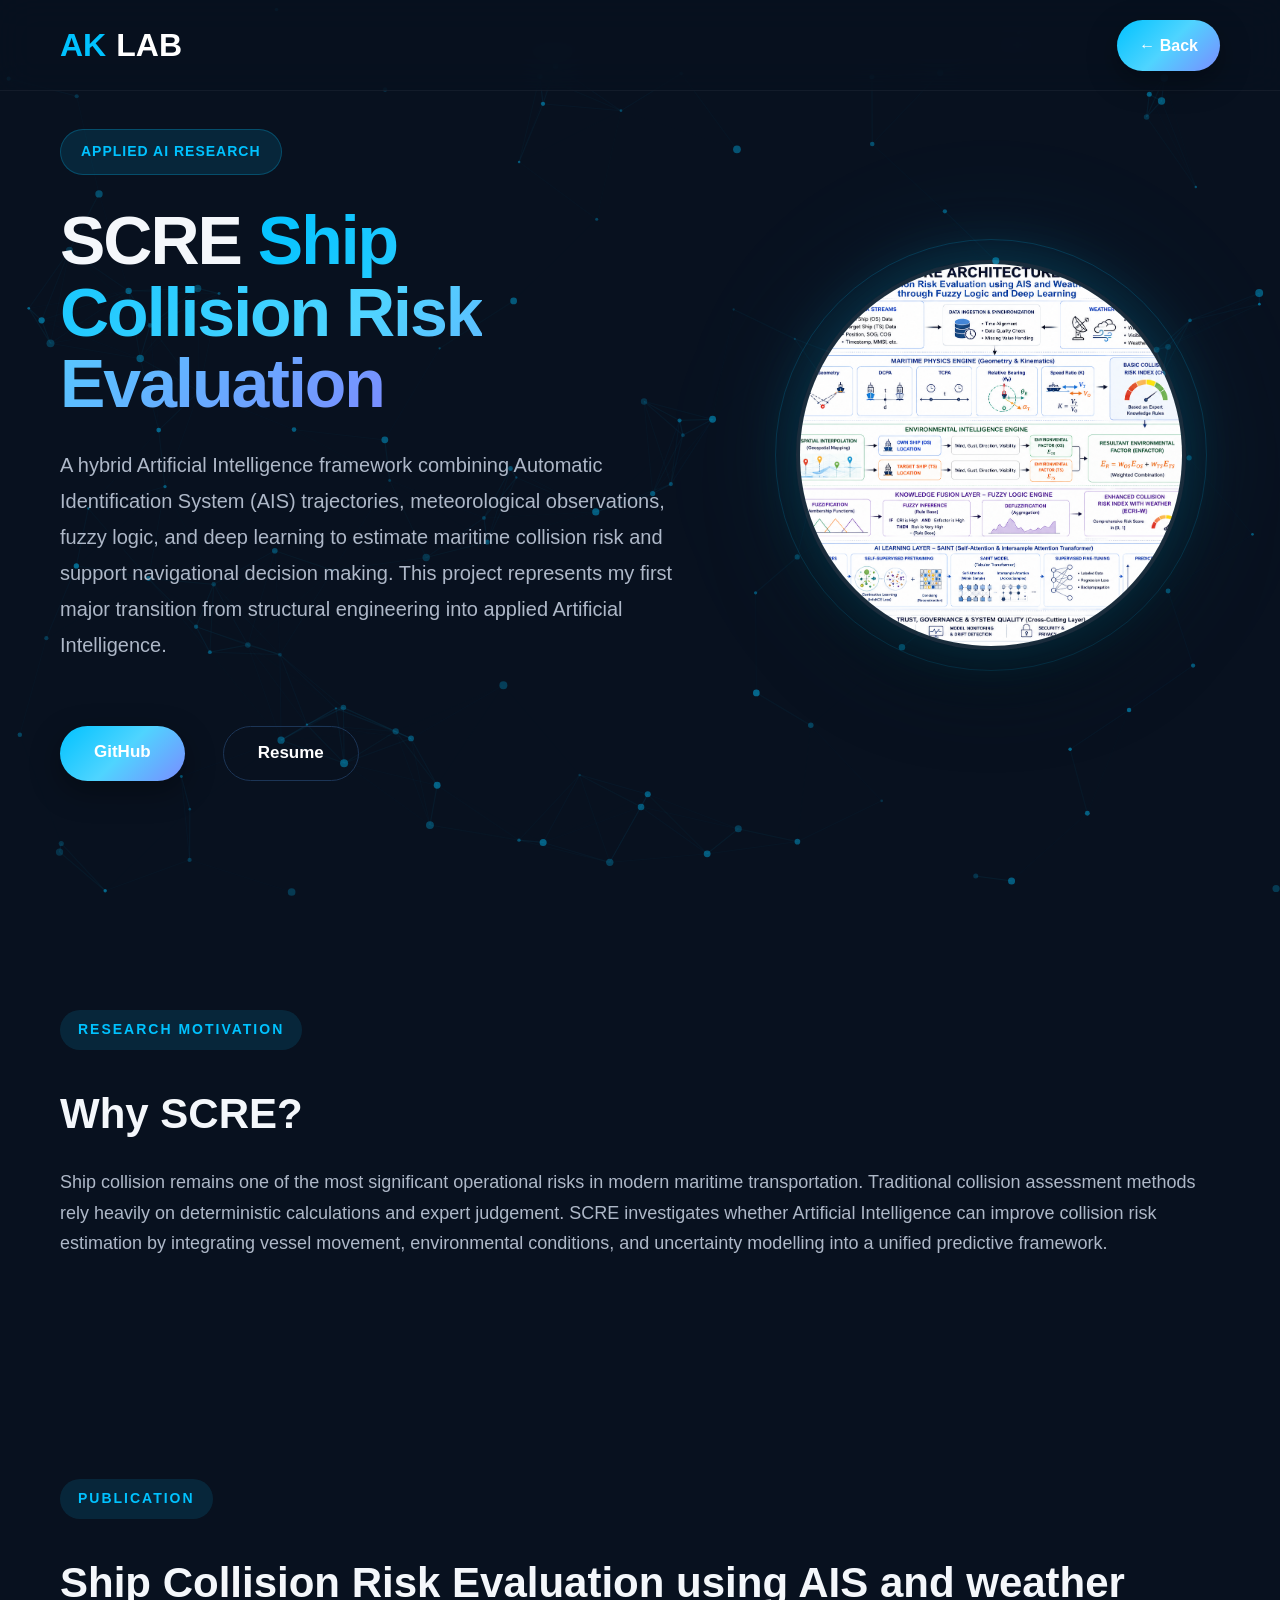
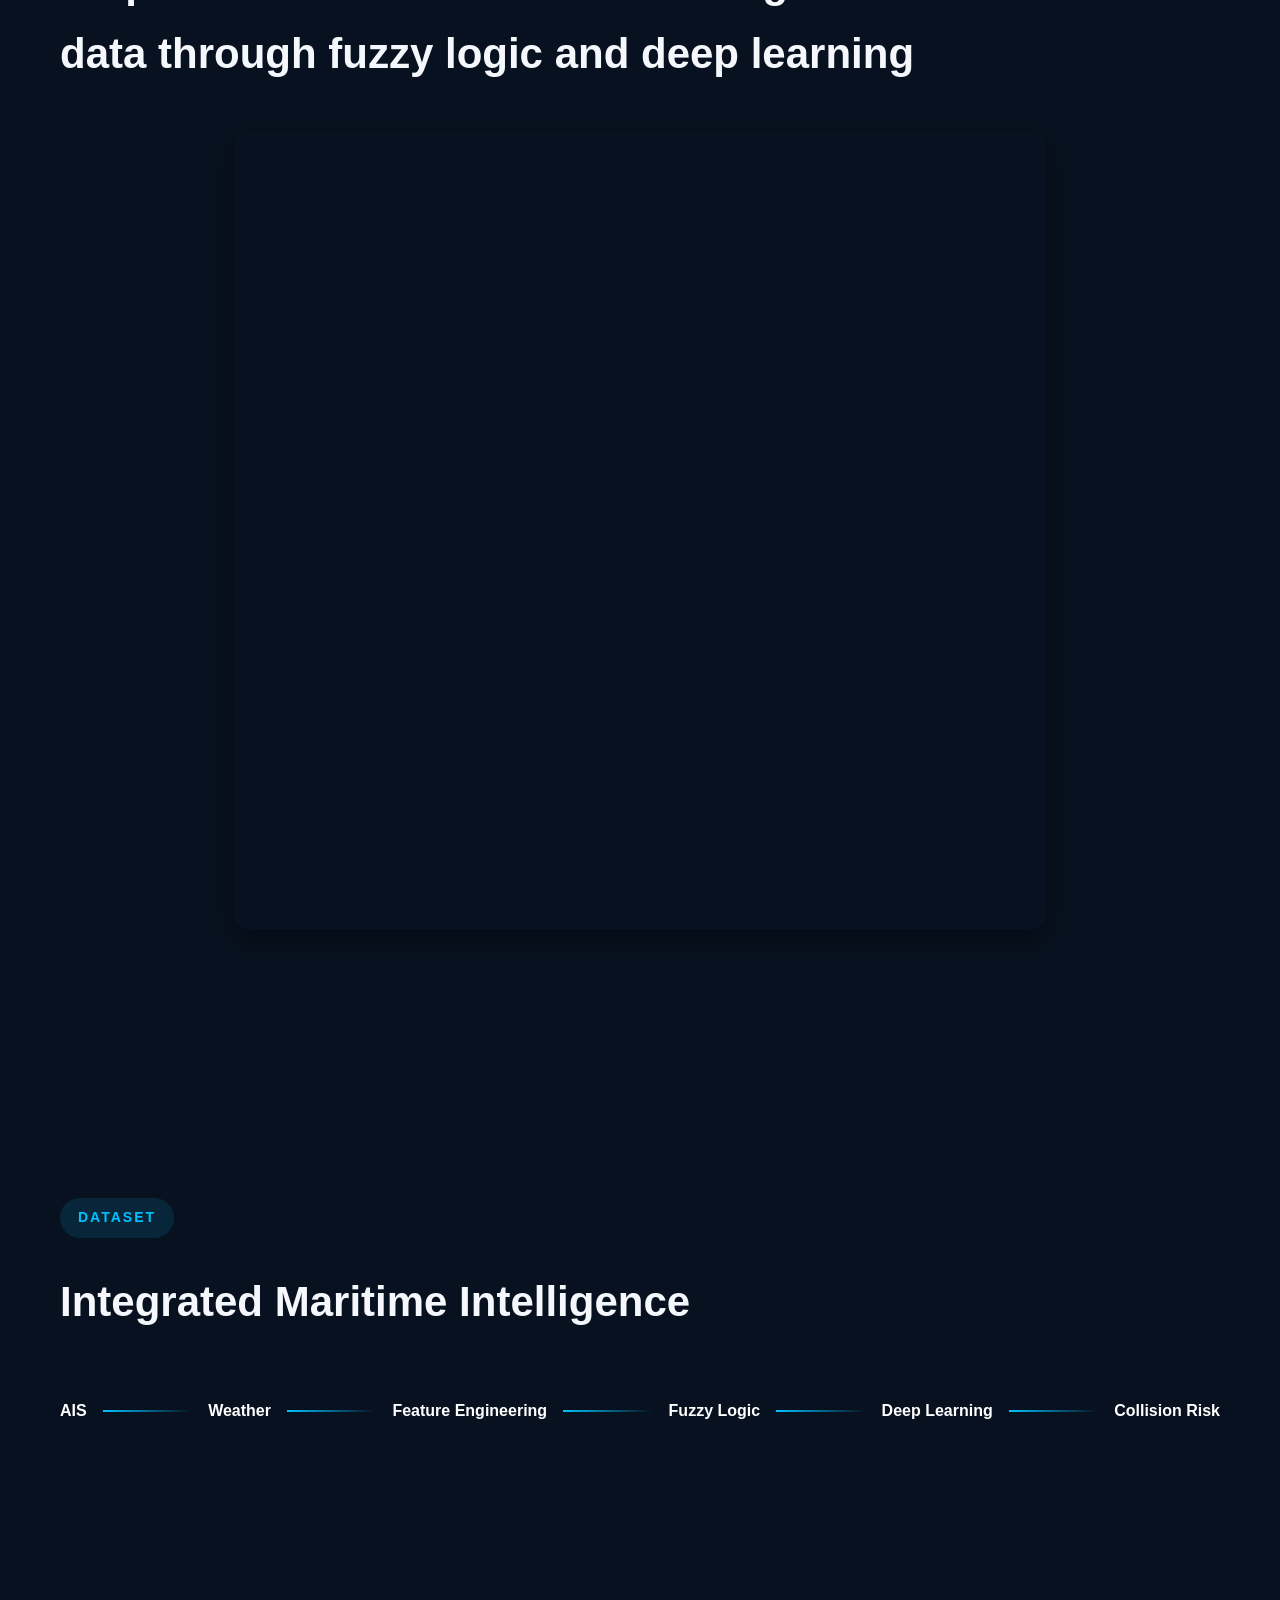
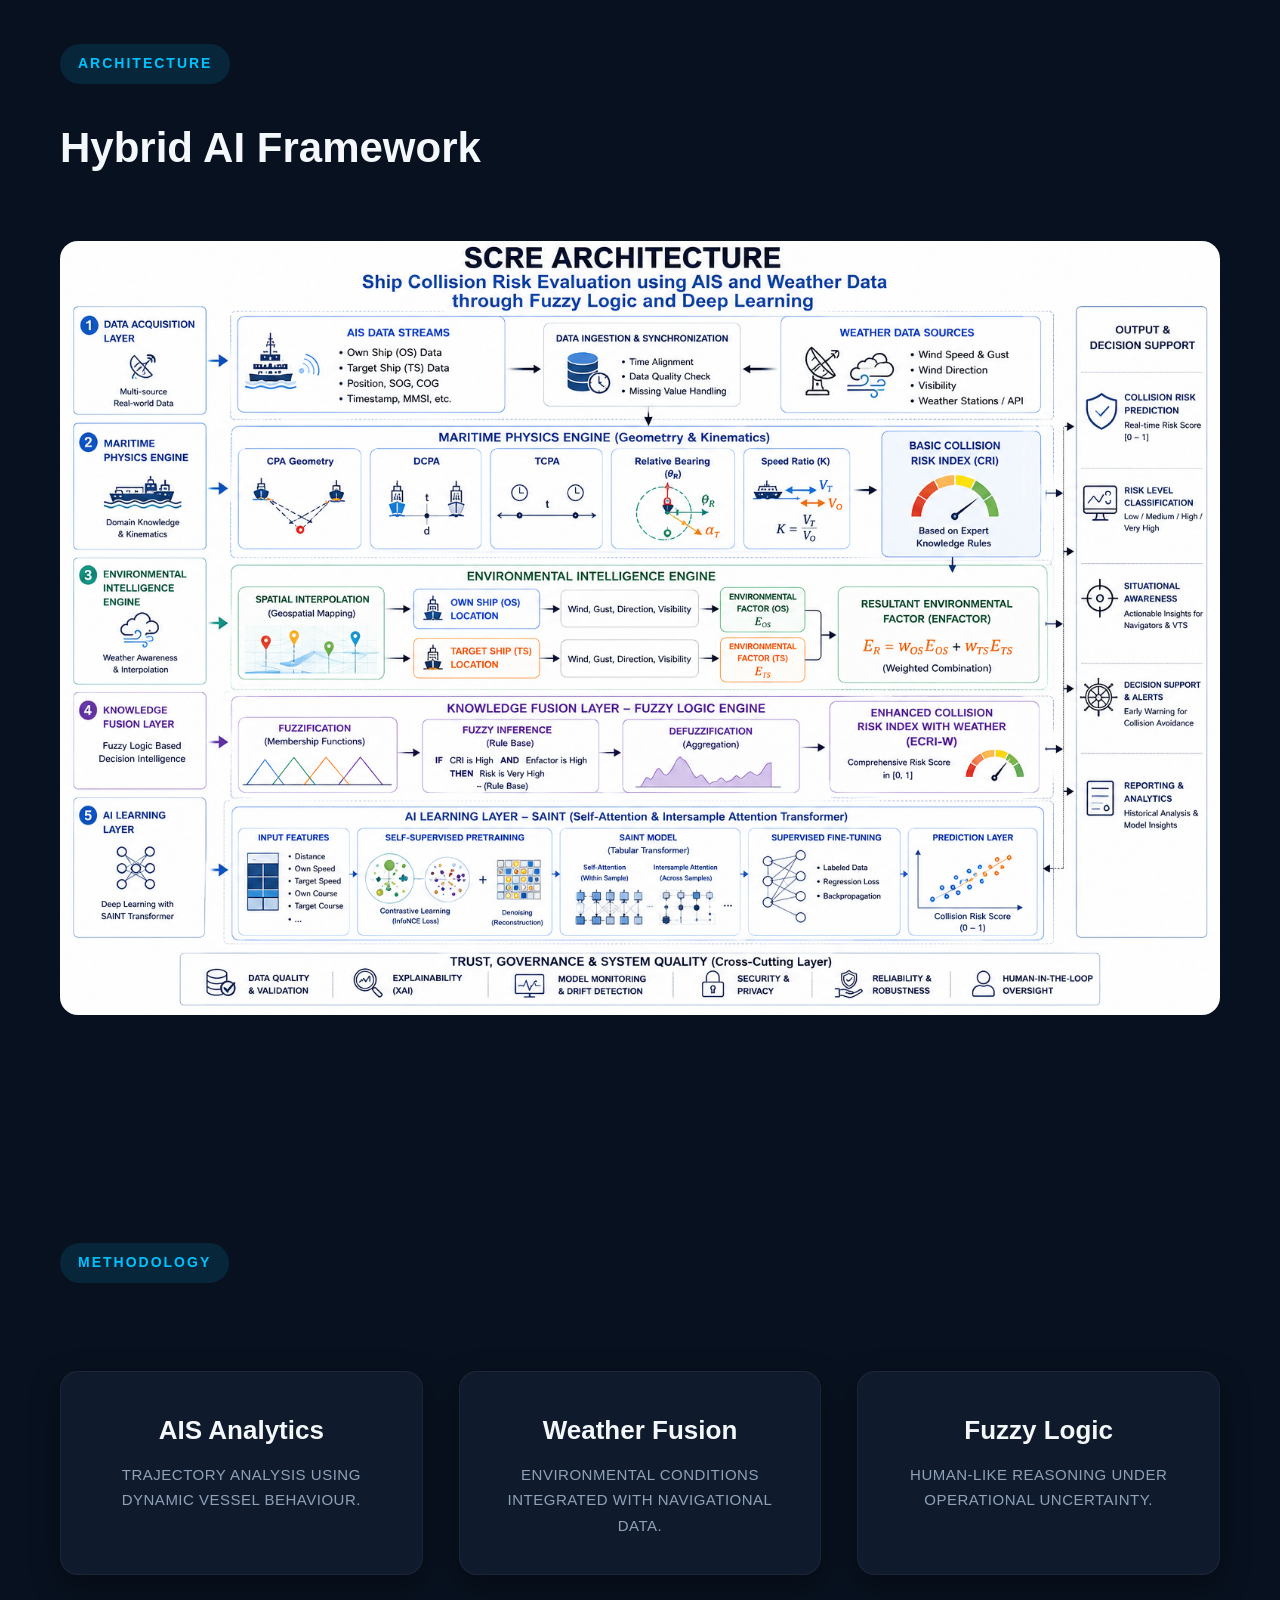
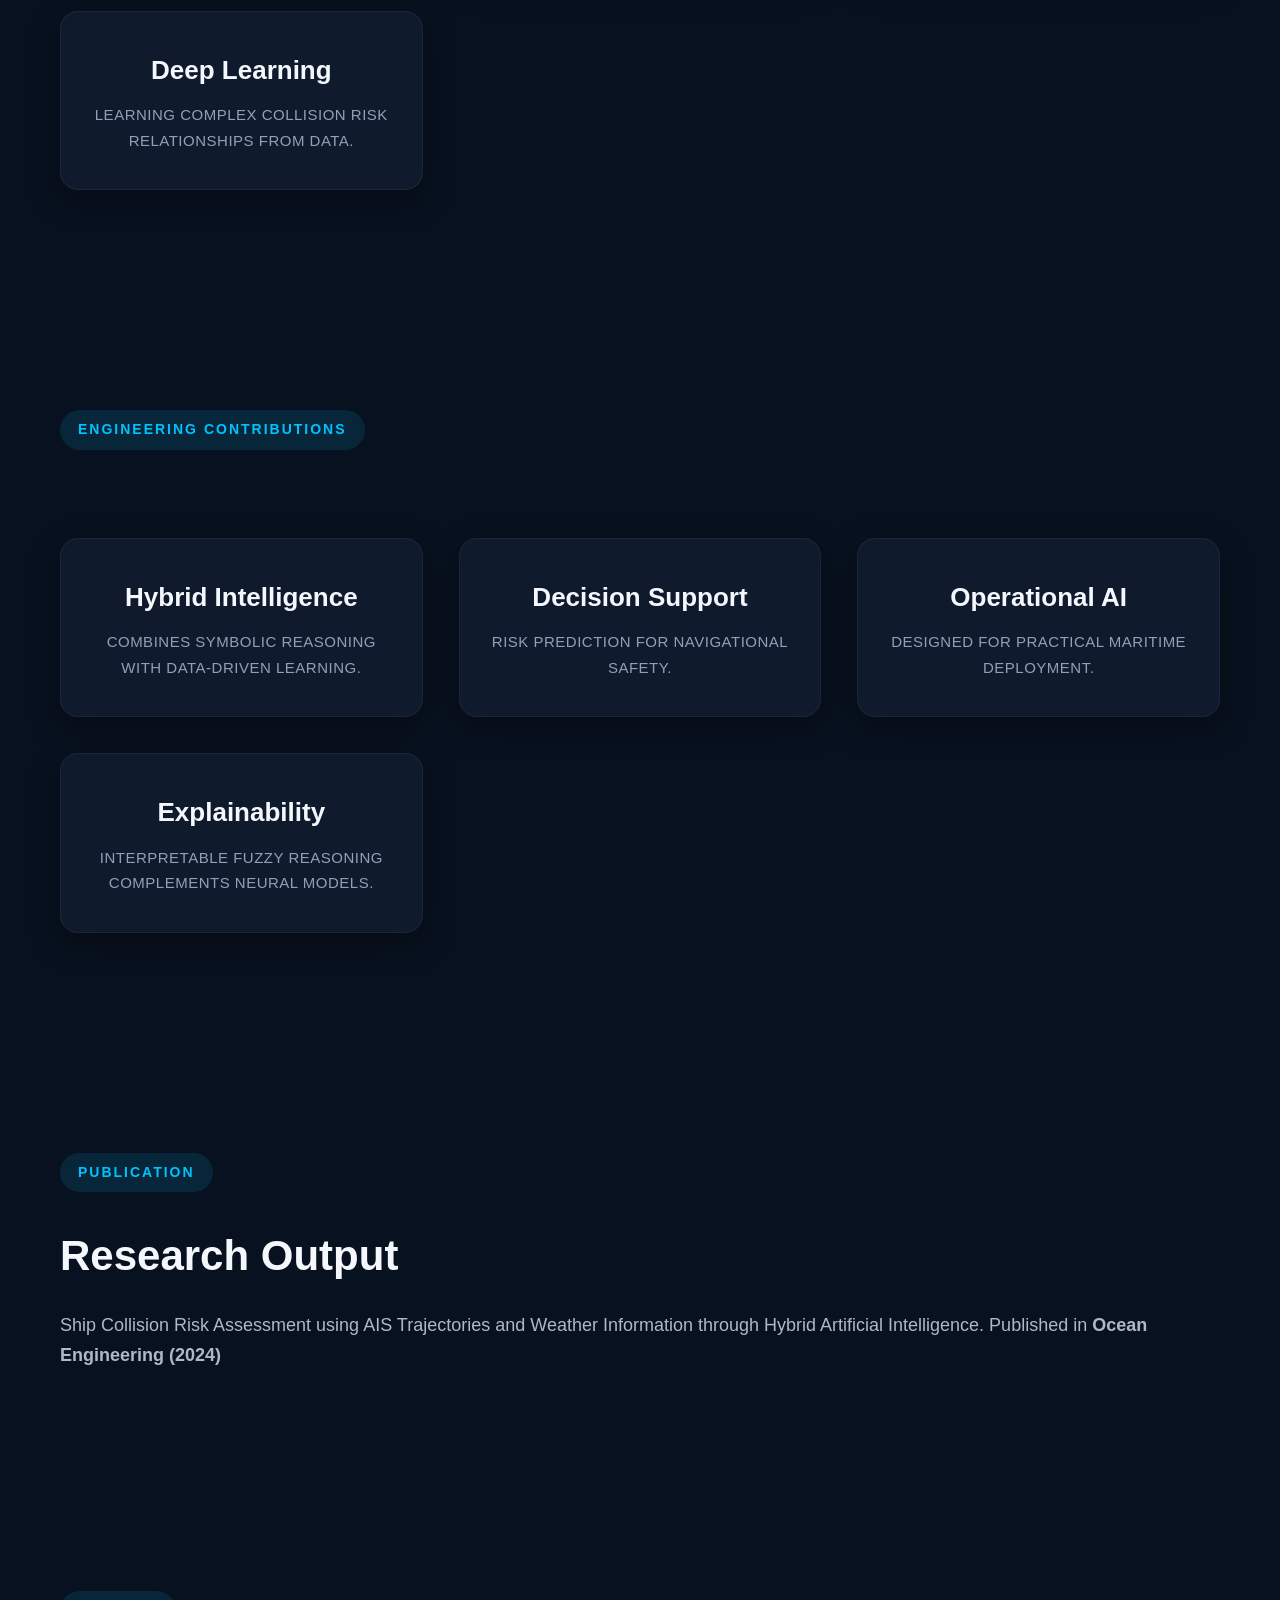
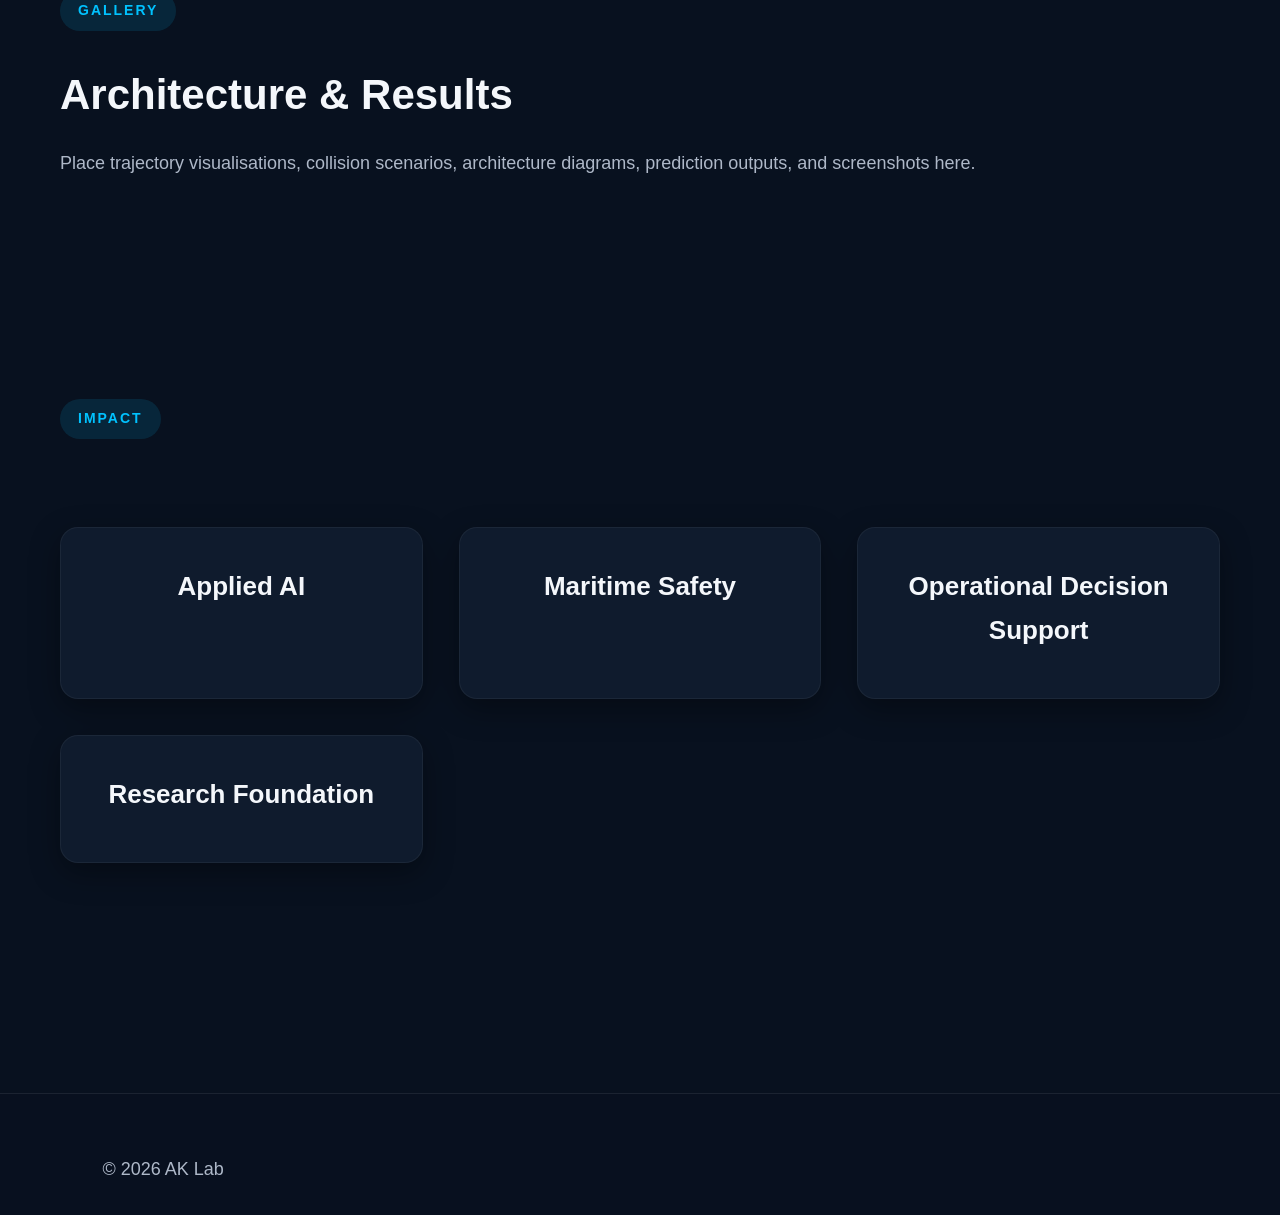
<file: projects/scre/index.html>
<!DOCTYPE html>

<html lang="en">

<head>

<meta charset="UTF-8">

<meta name="viewport" content="width=device-width, initial-scale=1.0">

<title>SCRE | AK Lab</title>

<link rel="icon" href="../../assets/favicon.png">
<link rel="stylesheet" href="../../css/main.css">
<link rel="stylesheet" href="../../css/hero.css">
<link rel="stylesheet" href="../../css/cards.css">
<link rel="stylesheet" href="../../css/animations.css">
<link rel="stylesheet" href="../../css/responsive.css">

</head>

<body>

<header>

<div class="navbar">

<a href="https://korunil.github.io/" class="logo">

<span class="logo-ak">AK</span>

<span class="logo-lab">LAB</span>

</a>

<a href="../../index.html" class="resume-btn">

← Back

</a>

</div>

</header>

<!-- ================================================= -->

<section class="hero">

<div class="hero-content">

<div class="hero-tag">

Applied AI Research

</div>

<h1>

SCRE

<span class="gradient">

Ship Collision Risk Evaluation

</span>

</h1>

<p class="hero-description">

A hybrid Artificial Intelligence framework combining
Automatic Identification System (AIS) trajectories,
meteorological observations,
fuzzy logic,
and deep learning to estimate maritime collision risk
and support navigational decision making.

This project represents my first major transition from
structural engineering into applied Artificial Intelligence.

</p>

<div class="hero-buttons">

<a

href="https://github.com/internirs/SCRE"

class="primary-btn"

target="_blank">

GitHub

</a>

<a

href="../../docs/Resume.pdf"

class="secondary-btn">

Resume

</a>

</div>

</div>

<div class="hero-image">

<img src="../../images/scre.png">

</div>

</section>

<!-- ================================================= -->

<section>

<div class="section-title">

Research Motivation

</div>

<h2>

Why SCRE?

</h2>

<p>

Ship collision remains one of the most significant operational
risks in modern maritime transportation.

Traditional collision assessment methods rely heavily on
deterministic calculations and expert judgement.

SCRE investigates whether Artificial Intelligence can improve
collision risk estimation by integrating vessel movement,
environmental conditions,
and uncertainty modelling into a unified predictive framework.

</p>

</section>

<!-- ================================================= -->

<section>

<div class="section-title">

Publication

</div>

<h2>

Ship Collision Risk Evaluation using AIS and weather data through fuzzy logic and deep learning

</h2>

<div class="pdf-container">

    <iframe 
        src="https://docs.google.com/gview?embedded=true&url=https://raw.githubusercontent.com/internirs/SCRE/main/assets/First-page.pdf"
        width="70%"
        height="800px">
    </iframe>

</div>


</section>


<!-- ================================================= -->

<section>

<div class="section-title">

Dataset

</div>

<h2>

Integrated Maritime Intelligence

</h2>

<div class="timeline-mini">

<span>

AIS

</span>

<div></div>

<span>

Weather

</span>

<div></div>

<span>

Feature Engineering

</span>

<div></div>

<span>

Fuzzy Logic

</span>

<div></div>

<span>

Deep Learning

</span>

<div></div>

<span>

Collision Risk

</span>

</div>

</section>

<!-- ================================================= -->

<section>

<div class="section-title">

Architecture

</div>

<h2>

Hybrid AI Framework

</h2>

<img

src="../../images/scre.png"

style="width:100%;
border-radius:18px;
margin-top:40px;">

</section>

<!-- ================================================= -->

<section>

<div class="section-title">

Methodology

</div>

<div class="project-grid">

<div class="stat-card">

<h3>

AIS Analytics

</h3>

<p>

Trajectory analysis using dynamic vessel behaviour.

</p>

</div>

<div class="stat-card">

<h3>

Weather Fusion

</h3>

<p>

Environmental conditions integrated with navigational data.

</p>

</div>

<div class="stat-card">

<h3>

Fuzzy Logic

</h3>

<p>

Human-like reasoning under operational uncertainty.

</p>

</div>

<div class="stat-card">

<h3>

Deep Learning

</h3>

<p>

Learning complex collision risk relationships from data.

</p>

</div>

</div>

</section>

<!-- ================================================= -->

<section>

<div class="section-title">

Engineering Contributions

</div>

<div class="project-grid">

<div class="stat-card">

<h3>

Hybrid Intelligence

</h3>

<p>

Combines symbolic reasoning with data-driven learning.

</p>

</div>

<div class="stat-card">

<h3>

Decision Support

</h3>

<p>

Risk prediction for navigational safety.

</p>

</div>

<div class="stat-card">

<h3>

Operational AI

</h3>

<p>

Designed for practical maritime deployment.

</p>

</div>

<div class="stat-card">

<h3>

Explainability

</h3>

<p>

Interpretable fuzzy reasoning complements neural models.

</p>

</div>

</div>

</section>

<!-- ================================================= -->

<section>

<div class="section-title">

Publication

</div>

<h2>

Research Output

</h2>

<p>

Ship Collision Risk Assessment using AIS Trajectories
and Weather Information through Hybrid Artificial Intelligence.

Published in

<b>Ocean Engineering (2024)</b>

</p>

</section>

<!-- ================================================= -->

<section>

<div class="section-title">

Gallery

</div>

<h2>

Architecture & Results

</h2>

<p>

Place trajectory visualisations,
collision scenarios,
architecture diagrams,
prediction outputs,
and screenshots here.

</p>

</section>

<!-- ================================================= -->

<section>

<div class="section-title">

Impact

</div>

<div class="project-grid">

<div class="stat-card">

<h3>

Applied AI

</h3>

</div>

<div class="stat-card">

<h3>

Maritime Safety

</h3>

</div>

<div class="stat-card">

<h3>

Operational Decision Support

</h3>

</div>

<div class="stat-card">

<h3>

Research Foundation

</h3>

</div>

</div>

</section>

<footer>

<p>

© 2026 AK Lab

</p>

</footer>

<script src="../../js/main.js"></script>

<script src="../../js/particles.js"></script>

</body>

</html>
</file>
<file: css/main.css>
/* =====================================================
   AK LAB
   Main Theme
===================================================== */

:root{

--bg:#08111f;

--surface:#0f1b2d;

--surface2:#13243c;

--border:#1c3556;

--primary:#00c2ff;

--secondary:#6b7cff;

--text:#f4f7fb;

--muted:#aeb8c8;

--gradient:linear-gradient(
135deg,
#00c2ff,
#4fd4ff,
#7a8cff
);

--shadow:
0 10px 30px rgba(0,0,0,.35);

--radius:18px;

--transition:.35s ease;

}

/* =====================================================
   Reset
===================================================== */

*{

margin:0;

padding:0;

box-sizing:border-box;

}

html{

scroll-behavior:smooth;

}

body{

font-family:"Inter",sans-serif;

background:var(--bg);

color:var(--text);

line-height:1.7;

overflow-x:hidden;

}

/* =====================================================
   Background
===================================================== */

#particles{

position:fixed;

top:0;

left:0;

width:100%;

height:100%;

z-index:-2;

pointer-events:none;

}

/* =====================================================
   Typography
===================================================== */

h1{

font-size:64px;

font-weight:800;

line-height:1.1;

margin-bottom:28px;

}

h2{

font-size:42px;

font-weight:700;

margin-bottom:18px;

}

h3{

font-size:26px;

margin-bottom:10px;

}

p{

font-size:18px;

color:var(--muted);

}

.gradient{

background:var(--gradient);

-webkit-background-clip:text;

-webkit-text-fill-color:transparent;

}

/* =====================================================
   Layout
===================================================== */

section{

max-width:1280px;

margin:auto;

padding:110px 60px;

}

/* =====================================================
   Navigation
===================================================== */

header{

position:fixed;

top:0;

left:0;

right:0;

z-index:1000;

backdrop-filter:blur(18px);

background:rgba(8,17,31,.72);

border-bottom:1px solid rgba(255,255,255,.05);

}

.navbar{

display:flex;

justify-content:space-between;

align-items:center;

padding:18px 60px;

}

.logo{

display:flex;

text-decoration: none;   

align-items:center;

gap:10px;

font-size:32px;

font-weight:800;

text-decoration:none;

color:inherit;   

transition:.25s ease;

}

.logo-ak{

text-decoration: none;
   
color:var(--primary);

}

.logo-lab{

text-decoration: none;
   
color:white;

}

.logo:hover{

text-decoration:none;

transform:translateY(-1px);

opacity:.95;

}

.nav-links{

display:flex;

gap:40px;

list-style:none;

}

.nav-links a{

text-decoration:none;

color:var(--muted);

font-weight:500;

transition:var(--transition);

}

.nav-links a:hover{

color:white;

}

.resume-btn{

padding:12px 22px;

border-radius:999px;

background:var(--gradient);

text-decoration:none;

color:white;

font-weight:600;

box-shadow:var(--shadow);

transition:var(--transition);

}

.resume-btn:hover{

transform:translateY(-3px);

}

/* =====================================================
   Section Titles
===================================================== */

.section-title{

display:inline-block;

font-size:14px;

letter-spacing:2px;

text-transform:uppercase;

font-weight:700;

padding:8px 18px;

border-radius:999px;

background:rgba(0,194,255,.12);

color:var(--primary);

margin-bottom:28px;

}

/* =====================================================
   Buttons
===================================================== */

.primary-btn{

display:inline-block;

margin-top: 18px;

padding:15px 28px;

border-radius:999px;

background:var(--gradient);

text-decoration:none;

color:white;

font-weight:700;

transition:var(--transition);

box-shadow:var(--shadow);

}

.primary-btn:hover{

transform:translateY(-4px);

}

.secondary-btn{

display:inline-block;

margin-top: 18px;

padding:15px 28px;

border-radius:999px;

border:1px solid var(--border);

text-decoration:none;

color:white;
   
font-weight:700;

margin-left:18px;

transition:var(--transition);

}

.secondary-btn:hover{

background:rgba(255,255,255,.05);

}

.primary-btn,

.secondary-btn {
   
line-height:1.2;

}

.link-btn {

display: inline-block;

margin-top: 10px;

padding: 8px 16px;

border-radius: 999px;

background: var(--gradient);

color: white;

text-decoration: none;

font-size: 0.9rem;

font-weight: 600;

transition: var(--transition);

box-shadow: var(--shadow);

}

.link-btn:hover {

transform: translateY(-2px);

}

/* =====================================================
   Cards
===================================================== */

.stat-card,

.project-card{

background:var(--surface);

border:1px solid rgba(255,255,255,.05);

border-radius:var(--radius);

box-shadow:var(--shadow);

transition:var(--transition);

overflow:hidden;

}

.stat-card:hover,

.project-card:hover{

transform:translateY(-10px);

border-color:rgba(0,194,255,.35);

}

/* =====================================================
   Stats
===================================================== */

.stats{

display:grid;

grid-template-columns:1fr 1.5fr 1fr 1fr 1.6fr;

gap:18px;

}

.stat-card{

padding:32px;

text-align:center;


}

.stat-card h2{

font-size:34px;

color:var(--primary);

margin-bottom:6px;

}

.stat-card h3,

.stat-card p {
   
color: inherit;
   
}


/* =====================================================
   Projects
===================================================== */

.project-grid{

display:grid;

grid-template-columns:repeat(auto-fit,minmax(300px,1fr));

gap:34px;

margin-top:40px;

}

.project-card{

text-decoration:none;

color:white;

}

.project-card img{

width:100%;

height:220px;

object-fit:cover;

background:#08111f;

}

.card-content{

padding:26px;

}

.card-content h3{

color:white;

margin-bottom:8px;

}

.card-content p{

font-size:16px;

}

/* =====================================================
   Timeline
===================================================== */

.timeline-mini{

display:flex;

justify-content:space-between;

align-items:center;

margin-top:60px;

flex-wrap:wrap;

gap:16px;

}

.timeline-mini span{

font-weight:700;

color:white;

}

.timeline-mini div{

height:2px;

flex:1;

background:linear-gradient(

90deg,

var(--primary),

transparent

);

min-width:50px;

}

/* =====================================================
   Contact
===================================================== */

.socials{

display:flex;

gap:22px;

margin-top:35px;

flex-wrap:wrap;

}

.socials a{

text-decoration:none;

color:var(--muted);

transition:var(--transition);

}

.socials a:hover{

color:var(--primary);

}

/* =====================================================
   Footer
===================================================== */

footer{

margin-top:120px;

padding:60px 8% 30px;

background:#08101f;

border-top:1px solid rgba(255,255,255,.08);

}

.footer-grid{

display:grid;

grid-template-columns:

2fr

1fr

1fr

1fr;

gap:50px;

margin-bottom:40px;

}

.footer-grid h3{

font-size:1rem;

margin-bottom:18px;

color:#ffffff;

}

.footer-grid p{

color:#9fb3d9;

line-height:1.7;

font-size:.95rem;

}

.footer-grid a{

display:block;

margin-bottom:12px;

text-decoration:none;

color:#9fb3d9;

transition:.25s;

font-size:.95rem;

}

.footer-grid a:hover{

color:#ffffff;

transform:translateX(4px);

}

.footer-bottom{

display:flex;

justify-content:space-between;

align-items:center;

padding-top:24px;

border-top:1px solid rgba(255,255,255,.08);

color:#7f93b5;

font-size:.9rem;

}

/* =====================================================
   Utility
===================================================== */

.fade{

opacity:0;

transform:translateY(40px);

transition:1s;

}

.show{

opacity:1;

transform:none;

}

/* =====================================================
   Embed Video
===================================================== */

.demo-video {
   
margin-top: 35px;
   
}

.demo-video video {

    display:block;

    width:100%;
   
    max-width:960px;

    height:auto;

    border-radius:18px;

    border:1px solid rgba(255,255,255,.08);

    box-shadow:var(--shadow);

}

/* =====================================================
   Embed Pictures
===================================================== */
.gallery {
    display:flex;
    flex-wrap:wrap;
    gap:32px;
    margin-top:35px;
}

.gallery img {
    max-width:100%;
    height:auto;
    border-radius:16px;
    border:1px solid rgba(255,255,255,.08);
    box-shadow:var(--shadow);
    transition:var(--transition);
}

.gallery img:hover {
    transform:translateY(-6px);
}

/* =====================================================
   Embed PDF
===================================================== */

.pdf-container {

    width:70%;
    max-width:1000px;
    margin:40px auto;

}

.pdf-container iframe {

    width:100%;
    height:800px;

    border:none;
    border-radius:16px;

    box-shadow:var(--shadow);

}


/* =====================================================
   Progress Bar
===================================================== */

.active{

color:white!important;

}

#progressBar{

position:fixed;

top:0;

left:0;

height:3px;

width:0;

background:linear-gradient(

90deg,

#00c2ff,

#6b7cff

);

z-index:99999;

transition:.15s;

}
</file>
<file: css/hero.css>
/* =====================================================
   HERO SECTION
===================================================== */

.hero{

min-height:100vh;

display:grid;

grid-template-columns:1.15fr .85fr;

align-items:center;

gap:80px;

padding-top:120px;

}

/* ------------------------
   LEFT
------------------------ */

.hero-content{

max-width:720px;

}

.hero-tag{

display:inline-block;

padding:10px 20px;

margin-bottom:30px;

border-radius:999px;

font-size:14px;

font-weight:700;

letter-spacing:1px;

text-transform:uppercase;

background:rgba(0,194,255,.12);

color:var(--primary);

border:1px solid rgba(0,194,255,.25);

}

.hero h1{

font-size:68px;

font-weight:800;

line-height:1.05;

margin-bottom:28px;

letter-spacing:-2px;

}

.hero-description{

font-size:20px;

line-height:1.8;

max-width:620px;

margin-bottom:45px;

color:var(--muted);

}

.hero-buttons{

display:flex;

gap:20px;

flex-wrap:wrap;

}

/* ------------------------
   RIGHT
------------------------ */

.hero-image{

display:flex;

justify-content:center;

align-items:center;

position:relative;

}

/* Glow */

.hero-image::before{

content:"";

position:absolute;

width:520px;

height:520px;

border-radius:50%;

background:

radial-gradient(circle,

rgba(0,194,255,.25),

transparent 70%);

filter:blur(50px);

animation:pulse 6s infinite ease-in-out;

}

/* Profile */

.hero-image img{

width:390px;

height:390px;

border-radius:50%;

object-fit:cover;

border:4px solid rgba(255,255,255,.08);

box-shadow:

0 0 60px rgba(0,194,255,.20),

0 30px 80px rgba(0,0,0,.55);

transition:

transform .35s ease,

box-shadow .35s ease;

position:relative;

z-index:2;

}

.hero-image img:hover{

transform:

translateY(-8px)

scale(1.02);

box-shadow:

0 0 80px rgba(0,194,255,.30),

0 35px 90px rgba(0,0,0,.6);

}

/* ------------------------
   Floating Ring
------------------------ */

.hero-image::after{

content:"";

position:absolute;

width:430px;

height:430px;

border-radius:50%;

border:1px solid rgba(0,194,255,.18);

animation:rotateRing 18s linear infinite;

}

/* ------------------------
   Buttons
------------------------ */

.hero .primary-btn{

padding:16px 34px;

font-size:17px;

}

.hero .secondary-btn{

padding:16px 34px;

font-size:17px;

}

/* ------------------------
   Scroll Hint
------------------------ */

.scroll-down{

position:absolute;

bottom:40px;

left:50%;

transform:translateX(-50%);

font-size:14px;

color:#7f8a9a;

letter-spacing:2px;

text-transform:uppercase;

}

/* =====================================================
   ANIMATIONS
===================================================== */

@keyframes pulse{

0%{

transform:scale(.95);

opacity:.55;

}

50%{

transform:scale(1.05);

opacity:1;

}

100%{

transform:scale(.95);

opacity:.55;

}

}

@keyframes rotateRing{

0%{

transform:rotate(0deg);

}

100%{

transform:rotate(360deg);

}

}

/* =====================================================
   HERO STATS
===================================================== */

.stats{

margin-top:-60px;

position:relative;

z-index:5;

}

.stat-card{

text-align:center;

padding:36px 28px;

}

.stat-card h2{

font-size:52px;

font-weight:800;

background:var(--gradient);

-webkit-background-clip:text;

-webkit-text-fill-color:transparent;

margin-bottom:6px;

}

.stat-card p{

font-size:15px;

letter-spacing:.5px;

text-transform:uppercase;

color:#8fa1b9;

}

/* ==========================================
   Hero Quick Links
========================================== */

.quick-links{

display:flex;

flex-wrap:wrap;

gap:14px;

margin-top:32px;

align-items:center;

}

.quick-links a{

text-decoration:none;

font-size:.92rem;

font-weight:600;

padding:10px 18px;

border-radius:999px;

border:1px solid rgba(255,255,255,.12);

background:rgba(255,255,255,.04);

color:#d8e7ff;

transition:all .25s ease;

backdrop-filter:blur(10px);

}

.quick-links a:hover{

transform:translateY(-2px);

background:linear-gradient(135deg,#3b82f6,#7c3aed);

border-color:transparent;

color:white;

box-shadow:0 10px 25px rgba(59,130,246,.25);

}
</file>
<file: css/cards.css>
/* =====================================================
   PROJECT CARDS
===================================================== */

.project-grid{

display:grid;

grid-template-columns:repeat(auto-fit,minmax(320px,1fr));

gap:36px;

margin-top:60px;

}

.project-card{

position:relative;

display:flex;

flex-direction:column;

background:linear-gradient(
180deg,
rgba(18,32,54,.95),
rgba(12,22,38,.98)
);

border:1px solid rgba(255,255,255,.06);

border-radius:22px;

overflow:hidden;

text-decoration:none;

transition:all .35s ease;

box-shadow:
0 20px 50px rgba(0,0,0,.35);

}

.project-card:hover{

transform:translateY(-12px);

border-color:rgba(0,194,255,.35);

box-shadow:
0 30px 80px rgba(0,0,0,.45),
0 0 35px rgba(0,194,255,.15);

}

/* =====================================================
   IMAGE
===================================================== */

.project-card img{

width:100%;

height:240px;

/* Keeps all diagrams visible */

object-fit:contain;

background:#08111f;

padding:20px;

transition:transform .4s ease;

}

.project-card:hover img{

transform:scale(1.04);

}

/* =====================================================
   CONTENT
===================================================== */

.card-content{

padding:28px;

display:flex;

flex-direction:column;

flex-grow:1;

}

.card-content h3{

font-size:28px;

font-weight:700;

color:white;

margin-bottom:12px;

}

.card-content p{

font-size:16px;

line-height:1.7;

color:#aeb8c8;

margin-bottom:22px;

}

/* =====================================================
   TECHNOLOGY TAGS
===================================================== */

.tech-tags{

display:flex;

flex-wrap:wrap;

gap:10px;

margin-top:auto;

}

.tech-tags span{

padding:7px 14px;

font-size:13px;

font-weight:600;

border-radius:999px;

background:rgba(0,194,255,.10);

border:1px solid rgba(0,194,255,.15);

color:#6fdfff;

}

/* =====================================================
   STATUS BADGE
===================================================== */

.status{

position:absolute;

top:18px;

right:18px;

padding:8px 14px;

border-radius:999px;

font-size:12px;

font-weight:700;

letter-spacing:.5px;

text-transform:uppercase;

background:rgba(0,0,0,.55);

backdrop-filter:blur(12px);

border:1px solid rgba(255,255,255,.08);

color:white;

}

/* =====================================================
   HOVER BAR
===================================================== */

.project-card::before{

content:"";

position:absolute;

left:0;

top:0;

width:100%;

height:4px;

background:var(--gradient);

transform:scaleX(0);

transform-origin:left;

transition:.4s ease;

}

.project-card:hover::before{

transform:scaleX(1);

}

/* =====================================================
   VIEW PROJECT
===================================================== */

.view-project{

margin-top:24px;

display:flex;

align-items:center;

gap:10px;

font-weight:700;

color:var(--primary);

transition:.3s;

}

.view-project svg{

transition:.3s;

}

.project-card:hover .view-project svg{

transform:translateX(6px);

}

/* =====================================================
   FEATURE STRIP
===================================================== */

.project-features{

margin:18px 0;

display:grid;

grid-template-columns:1fr 1fr;

gap:10px;

}

.project-features div{

font-size:14px;

color:#c9d4e3;

display:flex;

align-items:center;

gap:8px;

}

.project-features div::before{

content:"●";

font-size:10px;

color:var(--primary);

}
</file>
<file: css/animations.css>
/* ======================================================
   AK LAB ANIMATIONS
====================================================== */

/* ---------- Fade Up ---------- */

.fade-up{

opacity:0;

transform:translateY(40px);

transition:
opacity .8s ease,
transform .8s ease;

}

.fade-up.show{

opacity:1;

transform:none;

}

/* ---------- Fade Left ---------- */

.fade-left{

opacity:0;

transform:translateX(-60px);

transition:
opacity .8s ease,
transform .8s ease;

}

.fade-left.show{

opacity:1;

transform:none;

}

/* ---------- Fade Right ---------- */

.fade-right{

opacity:0;

transform:translateX(60px);

transition:
opacity .8s ease,
transform .8s ease;

}

.fade-right.show{

opacity:1;

transform:none;

}

/* ======================================================
   HERO FLOAT
====================================================== */

.hero-image{

animation:

heroFloat 6s ease-in-out infinite;

}

@keyframes heroFloat{

0%{

transform:translateY(0px);

}

50%{

transform:translateY(-14px);

}

100%{

transform:translateY(0px);

}

}

/* ======================================================
   CARD FLOAT
====================================================== */

.project-card{

animation:

cardAppear .9s ease both;

}

@keyframes cardAppear{

from{

opacity:0;

transform:

translateY(40px)

scale(.95);

}

to{

opacity:1;

transform:

translateY(0)

scale(1);

}

}

/* ======================================================
   SHIMMER
====================================================== */

.project-card::after{

content:"";

position:absolute;

top:0;

left:-120%;

width:60%;

height:100%;

background:

linear-gradient(

90deg,

transparent,

rgba(255,255,255,.08),

transparent

);

transform:skewX(-25deg);

transition:1s;

pointer-events:none;

}

.project-card:hover::after{

left:150%;

}

/* ======================================================
   BUTTON GLOW
====================================================== */

.primary-btn{

position:relative;

overflow:hidden;

}

.primary-btn::before{

content:"";

position:absolute;

top:0;

left:-120%;

width:60%;

height:100%;

background:

linear-gradient(

90deg,

transparent,

rgba(255,255,255,.25),

transparent

);

transform:skewX(-25deg);

transition:.8s;

}

.primary-btn:hover::before{

left:160%;

}

/* ======================================================
   NAVBAR
====================================================== */

.navbar{

animation:

navDrop .8s ease;

}

@keyframes navDrop{

from{

opacity:0;

transform:translateY(-30px);

}

to{

opacity:1;

transform:none;

}

}

/* ======================================================
   COUNTERS
====================================================== */

.counter{

transition:.3s;

}

.counter:hover{

transform:scale(1.08);

}

/* ======================================================
   SOCIAL LINKS
====================================================== */

.socials a{

position:relative;

}

.socials a::after{

content:"";

position:absolute;

bottom:-4px;

left:0;

width:0;

height:2px;

background:var(--primary);

transition:.3s;

}

.socials a:hover::after{

width:100%;

}

/* ======================================================
   SECTION TITLE
====================================================== */

.section-title{

transition:.3s;

}

.section-title:hover{

letter-spacing:3px;

}

/* ======================================================
   SCROLLBAR
====================================================== */

::-webkit-scrollbar{

width:10px;

}

::-webkit-scrollbar-track{

background:#08111f;

}

::-webkit-scrollbar-thumb{

background:#223b5f;

border-radius:20px;

}

::-webkit-scrollbar-thumb:hover{

background:var(--primary);

}
</file>
<file: css/responsive.css>
/* =====================================================
   AK LAB
   Responsive Layout
===================================================== */

/* ------------------------------
   Large Desktop
------------------------------ */

@media (min-width:1600px){

section{

max-width:1450px;

}

.hero h1{

font-size:78px;

}

.hero-description{

font-size:22px;

}

}

/* ------------------------------
   Laptop
------------------------------ */

@media (max-width:1200px){

.hero{

grid-template-columns:1fr;

text-align:center;

gap:60px;

}

.hero-content{

margin:auto;

}

.hero-description{

margin:auto auto 45px;

}

.hero-buttons{

justify-content:center;

}

.hero-image{

order:-1;

}

.stats{

grid-template-columns:repeat(2,1fr);

}

.project-grid{

grid-template-columns:repeat(2,1fr);

}

}

/* ------------------------------
   Tablet
------------------------------ */

@media (max-width:900px){

.navbar{

padding:18px 30px;

}

.nav-links{

display:none;

}

section{

padding:90px 30px;

}

.hero h1{

font-size:52px;

letter-spacing:-1px;

}

.hero-description{

font-size:18px;

}

.hero-image img{

width:300px;

height:300px;

}

.hero-image::before{

width:400px;

height:400px;

}

.hero-image::after{

width:330px;

height:330px;

}

.project-grid{

grid-template-columns:1fr;

}

.timeline-mini{

flex-direction:column;

gap:25px;

}

.timeline-mini div{

width:2px;

height:40px;

background:linear-gradient(

180deg,

var(--primary),

transparent

);

}

.socials{

justify-content:center;

}

}

/* ------------------------------
   Mobile
------------------------------ */

@media (max-width:600px){

header{

backdrop-filter:blur(14px);

}

.navbar{

padding:16px 18px;

}

.logo{

font-size:22px;

}

.resume-btn{

padding:10px 18px;

font-size:14px;

}

section{

padding:80px 20px;

}

.hero{

padding-top:110px;

gap:40px;

}

.hero-tag{

font-size:12px;

padding:8px 16px;

}

.hero h1{

font-size:40px;

line-height:1.15;

}

.hero-description{

font-size:16px;

line-height:1.8;

}

.hero-buttons{

flex-direction:column;

gap:16px;

}

.primary-btn,

.secondary-btn{

margin:0;

width:100%;

text-align:center;

}

.hero-image img{

width:240px;

height:240px;

}

.hero-image::before{

width:300px;

height:300px;

}

.hero-image::after{

width:260px;

height:260px;

}

.stats{

grid-template-columns:1fr;

gap:18px;

}

.stat-card{

padding:28px;

}

.stat-card h2{

font-size:44px;

}

.section-title{

font-size:12px;

letter-spacing:1px;

}

h2{

font-size:30px;

}

.project-card img{

height:190px;

padding:16px;

}

.card-content{

padding:22px;

}

.card-content h3{

font-size:24px;

}

.tech-tags{

gap:8px;

}

.tech-tags span{

font-size:12px;

padding:6px 12px;

}

.project-features{

grid-template-columns:1fr;

}

.timeline-mini{

font-size:14px;

}

footer{

padding:40px 20px;

font-size:13px;

}

}

/* ------------------------------
   Very Small Devices
------------------------------ */

@media (max-width:380px){

.hero h1{

font-size:34px;

}

.hero-image img{

width:210px;

height:210px;

}

.hero-description{

font-size:15px;

}

.logo{

font-size:20px;

}

.resume-btn{

display:none;

}

}

@media (max-width:900px){

.footer-grid{

grid-template-columns:1fr;

gap:35px;

}

.footer-bottom{

flex-direction:column;

gap:12px;

text-align:center;

}

}
</file>
